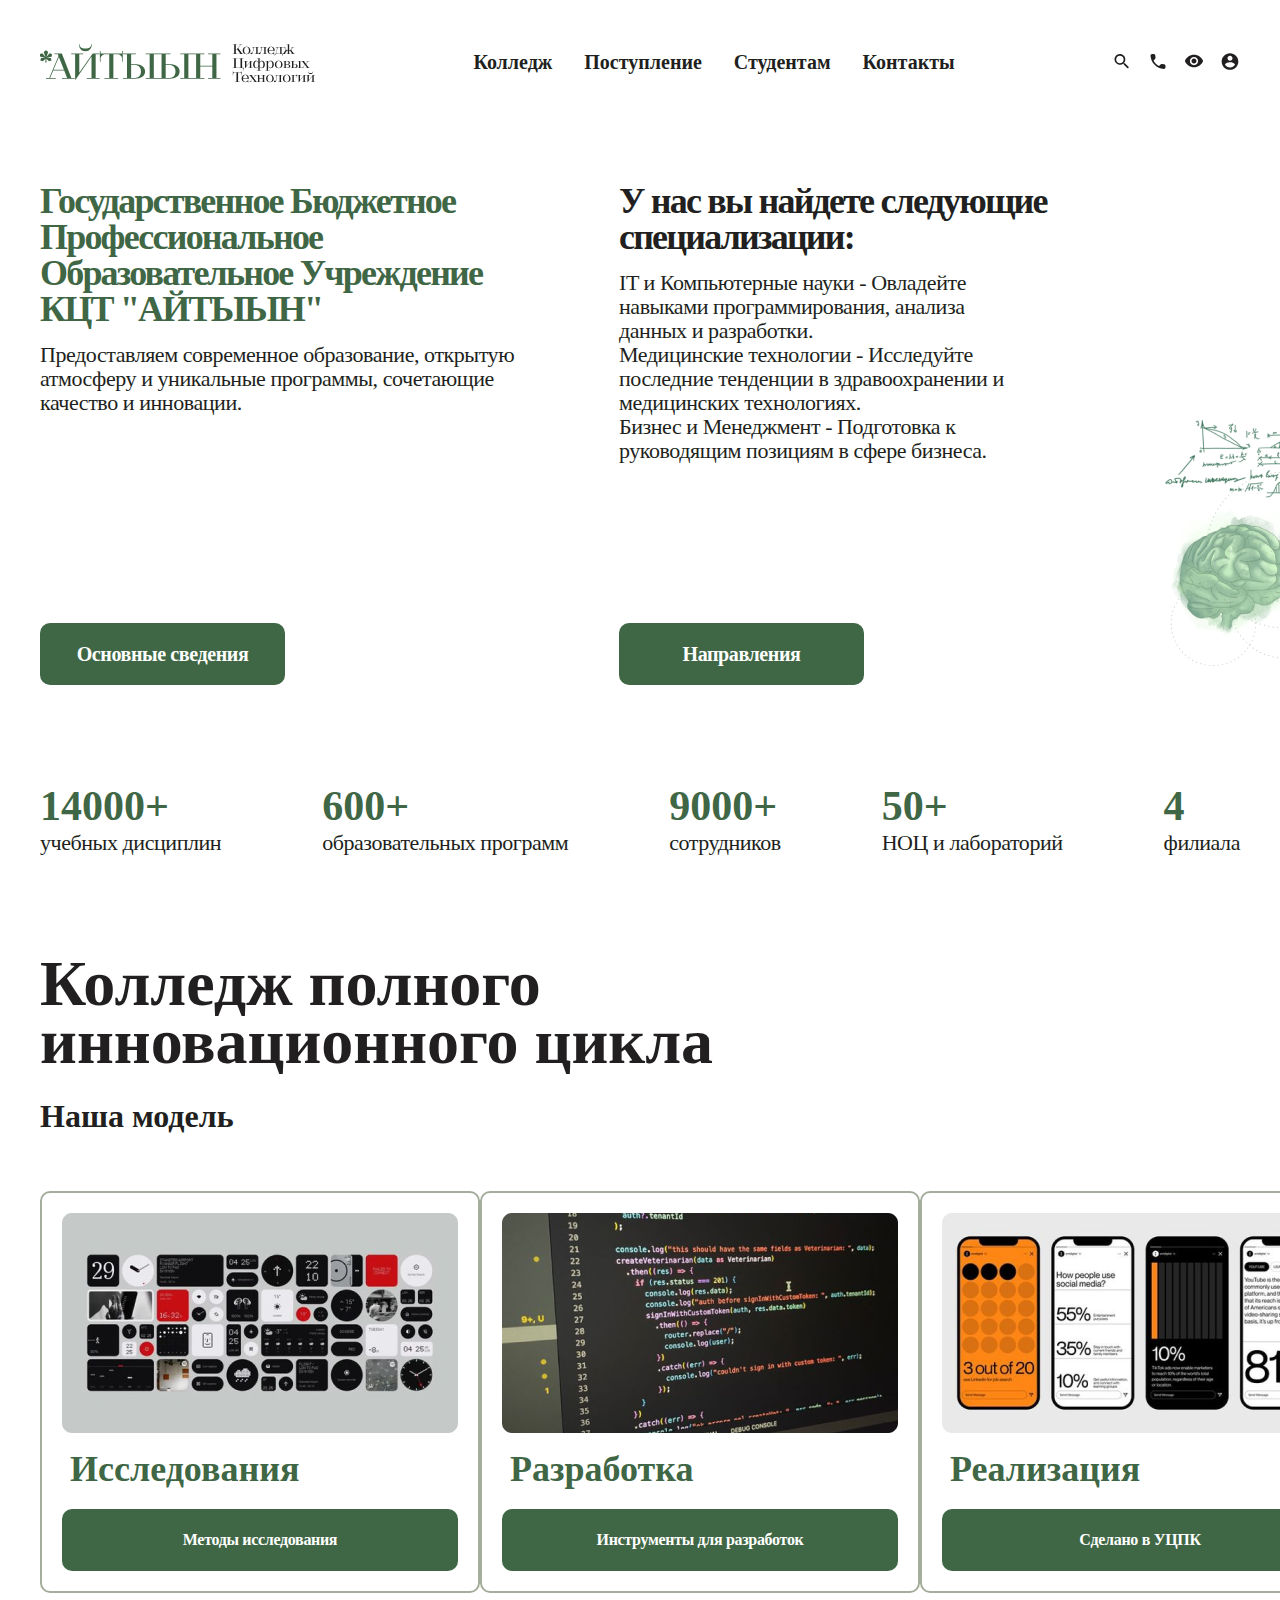
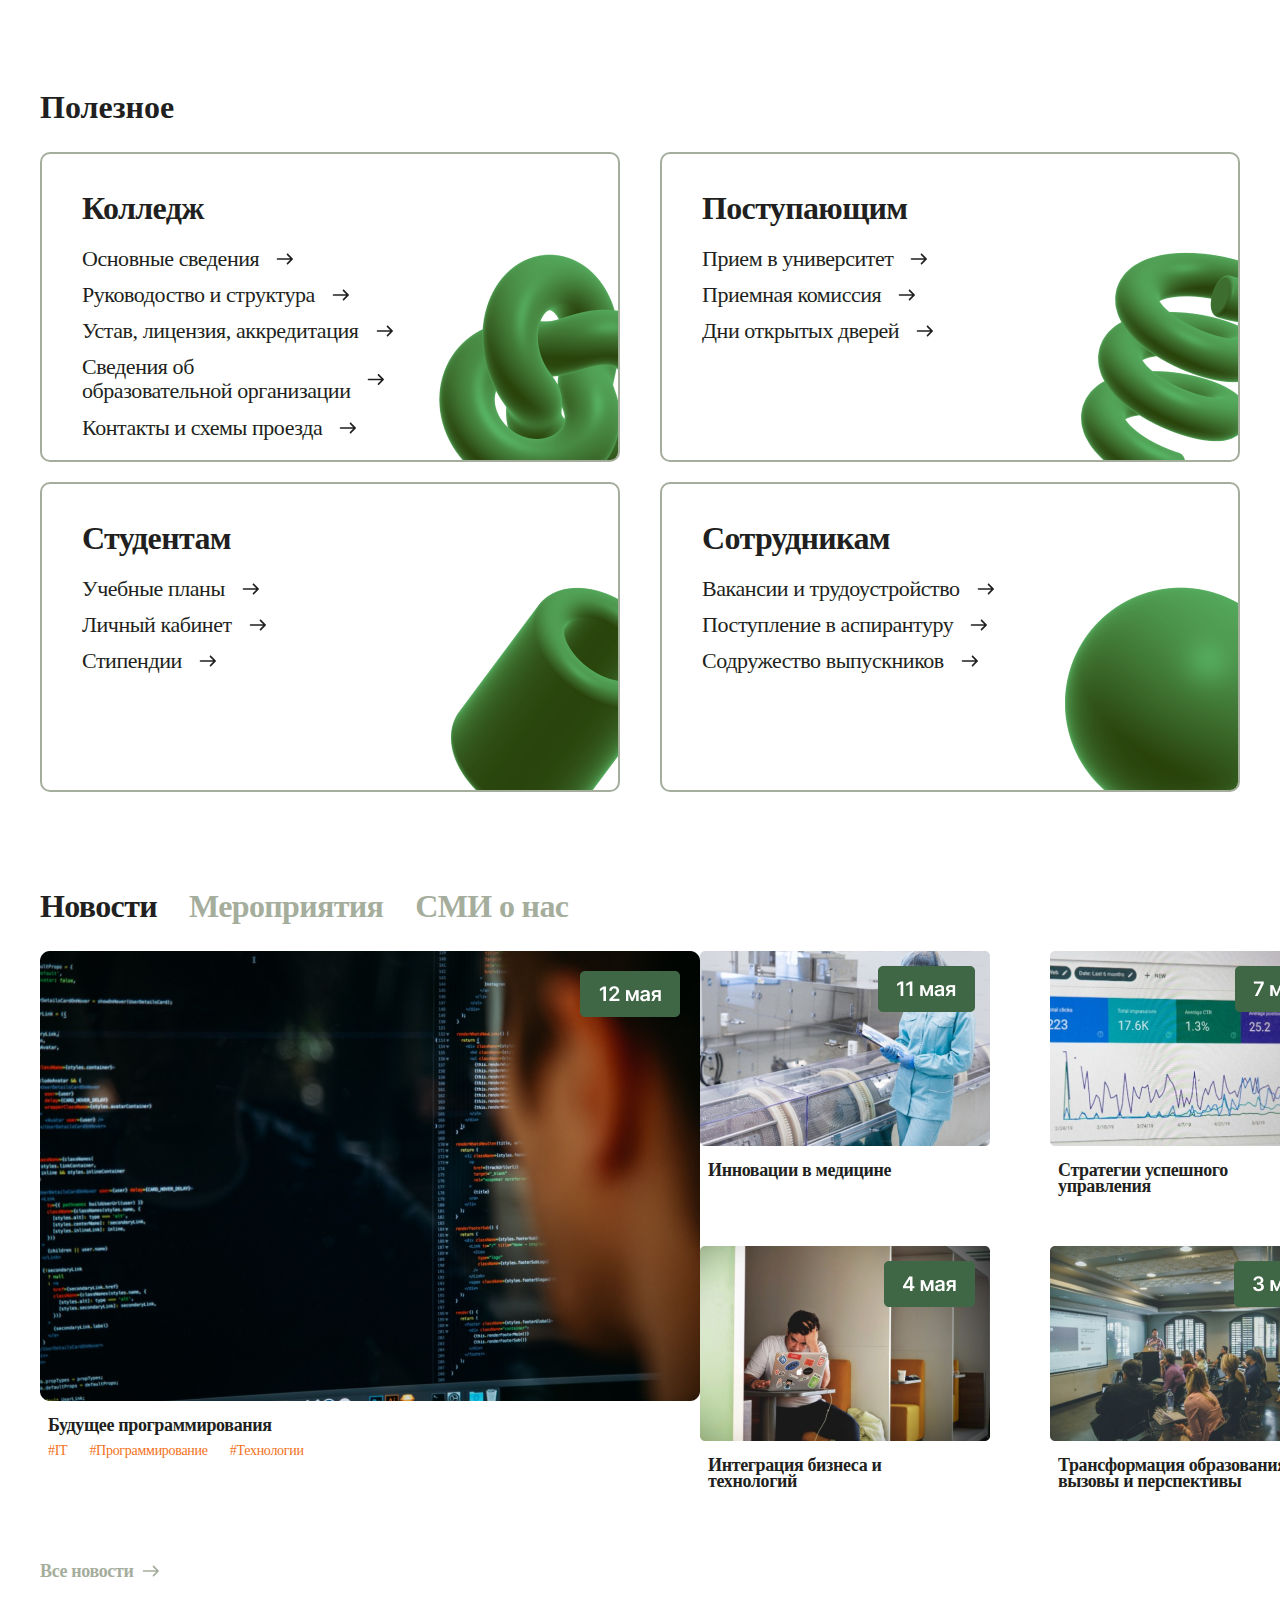
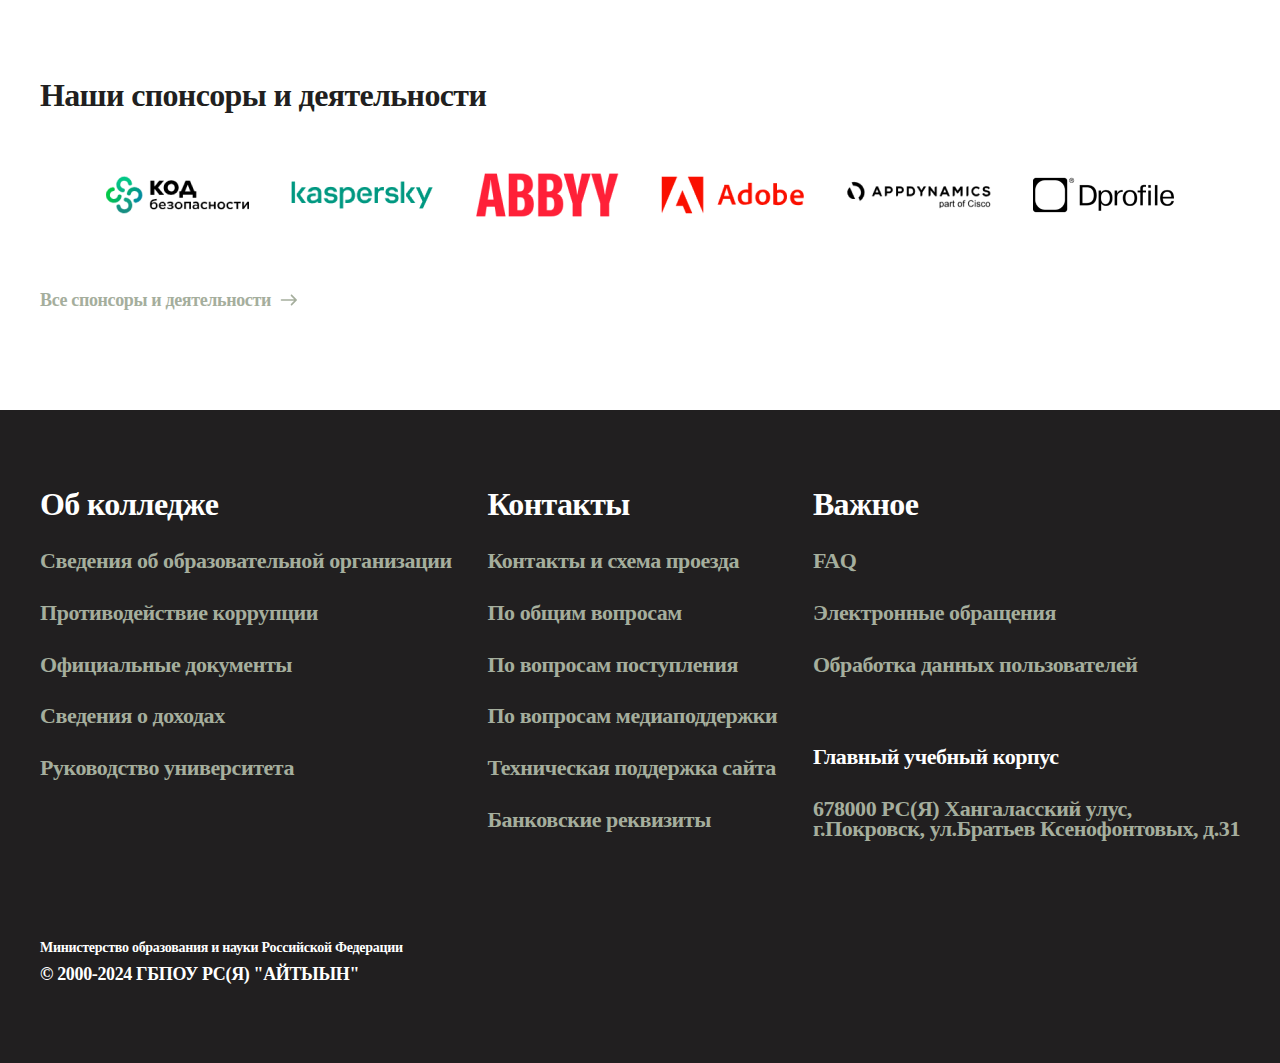
<file: index.html>
<!DOCTYPE html>
<html lang="ru">
<head>
	<meta charset="UTF-8">
	<meta name="viewport" content="width=device-width, initial-scale=1.0">
	<title>КЦТ "АЙТЫЫН"</title>
	<link rel="stylesheet" href="css/style.css">
	<link rel="shortcut icon" href="img/icon.svg">
</head>
<body>
	<div class="wrapper">
		<header class="header">
			<div class="header__container _container">
				<a href="./index.html" class="header__logo">
					<img src="img/logo.svg" alt="logo">
				</a>
				<nav class="header__nav">
					<a href="./about.html" class="header__link">Колледж</a>
					<a href="./incoming.html" class="header__link">Поступление</a>
					<a href="./student.html" class="header__link">Студентам</a>
					<a href="./contact.html" class="header__link">Контакты</a>
					<!-- <a href="#" class="header__link">Медиа</a> -->
				</nav>
				<div class="header__icons">
					<a href="#" class="header__icon">
						<img src="img/main/header-icon__search.svg" alt="search">
					</a>
					<a href="#" class="header__icon">
						<img src="img/main/header-icon__call.svg" alt="call">
					</a>
					<a href="#" class="header__icon">
						<img src="img/main/header-icon__visibility.svg" alt="visibility">
					</a>
					<a href="#" class="header__icon">
						<img src="img/main/header-icon__account-circle.svg" alt="search">
					</a>
				</div>
			</div>
		</header>
		<main class="page">
			<section class="main">
				<div class="main__container _container">
					<div class="main__info info">
						<div class="info__texts">
							<h1 class="info__title">Государственное Бюджетное Профессиональное Образовательное Учреждение КЦТ "АЙТЫЫН"</h1>
							<div class="info__text">Предоставляем современное образование, открытую атмосферу и уникальные программы, сочетающие качество и инновации.</div>
						</div>
						<a href="./about.html" class="info__button button">Основные сведения</a>
					</div>
					<div class="main__direction direction">
						<div class="direction__content">
							<div class="direction__texts">
								<h1 class="direcion__title">У нас вы найдете следующие специализации:</h1>
								<div class="direcion__text">IT и Компьютерные науки - Овладейте навыками программирования, анализа данных и разработки. <br>Медицинские технологии - Исследуйте последние тенденции в здравоохранении и медицинских технологиях. <br>Бизнес и Менеджмент - Подготовка к руководящим позициям в сфере бизнеса.</div>
							</div>
							<a href="./incoming.html" class="direcion__button button">Направления</a>
						</div>
						<div class="direcion__image">
							<img src="img/main/img.png" alt="image">
						</div>
					</div>
				</div>
			</section>
			<section class="numbers">
				<div class="numbers__container _container">
					<div class="numbers__item">
						<h3 class="numbers__number">14000+</h3>
						<div class="numbers__description">учебных дисциплин</div>
					</div>
					<div class="numbers__item">
						<h3 class="numbers__number">600+</h3>
						<div class="numbers__description">образовательных программ</div>
					</div>
					<div class="numbers__item">
						<h3 class="numbers__number">9000+</h3>
						<div class="numbers__description">сотрудников</div>
					</div>
					<div class="numbers__item">
						<h3 class="numbers__number">50+</h3>
						<div class="numbers__description">НОЦ и лабораторий</div>
					</div>
					<div class="numbers__item">
						<h3 class="numbers__number">4</h3>
						<div class="numbers__description">филиала</div>
					</div>
				</div>
			</section>
			<section class="model">
				<div class="model__container _container">
					<div class="model__texts">
						<h2 class="model__title">Колледж полного
							инновационного цикла</h2>
						<h4 class="model__text">Наша модель</h4>
					</div>
					<div class="model__items">
						<div class="model__item">
							<img class="model_img" src="img/model/1.jpg" alt="image1">
							<div class="model__description">Исследования</div>
							<a href="#" class="direction__button button">Методы исследования</a>
						</div>
						<div class="model__item">
							<img class="model_img" src="img/model/2.jpg" alt="image1">
							<div class="model__description">Разработка</div>
							<a href="#" class="direction__button button">Инструменты для разработок</a>
						</div>
						<div class="model__item">
							<img class="model_img" src="img/model/3.jpg" alt="image1">
							<div class="model__description">Реализация</div>
							<a href="#" class="direction__button button">Сделано в УЦПК</a>
						</div>
					</div>
				</div>
			</section>
			<section class="navigation">
				<div class="navigation__container _container">
					<h4 class="navigation__title">Полезное</h4>
					<div class="navigation__items">
						<div class="navigation__item">
							<div class="navigation__block">
								<a href="#" class="navigation__subtitle">Колледж</a>
								<div class="navigation__link">
									<a href="#" class="navigation__text">Основные сведения</a>
									<img src="./img/navigation/link-east.svg" alt="link-east" class="navigation__icon">
								</div>
								<div class="navigation__link">
									<a href="#" class="navigation__text">Руководоство и структура</a>
									<img src="./img/navigation/link-east.svg" alt="link-east" class="navigation__icon">
								</div>
								<div class="navigation__link">
									<a href="#" class="navigation__text">Устав, лицензия, аккредитация</a>
									<img src="./img/navigation/link-east.svg" alt="link-east" class="navigation__icon">
								</div>
								<div class="navigation__link">
									<a href="#" class="navigation__text">Сведения об<br> образовательной организации</a>
									<img src="./img/navigation/link-east.svg" alt="link-east" class="navigation__icon">
								</div>
								<div class="navigation__link">
									<a href="#" class="navigation__text">Контакты и схемы проезда</a>
									<img src="./img/navigation/link-east.svg" alt="link-east" class="navigation__icon">
								</div>
							</div>
							<div class="navigation__imagescale">
								<img src="./img/navigation/1.png" alt="shape1" class="navigation__image">
							</div>
						</div>

						<div class="navigation__item">
							<div class="navigation__block">
								<a href="#" class="navigation__subtitle">Поступающим</a>
								<div class="navigation__link">
									<a href="#" class="navigation__text">Прием в университет</a>
									<img src="./img/navigation/link-east.svg" alt="link-east" class="navigation__icon">
								</div>
								<div class="navigation__link">
									<a href="#" class="navigation__text">Приемная комиссия</a>
									<img src="./img/navigation/link-east.svg" alt="link-east" class="navigation__icon">
								</div>
								<div class="navigation__link">
									<a href="#" class="navigation__text">Дни открытых дверей</a>
									<img src="./img/navigation/link-east.svg" alt="link-east" class="navigation__icon">
								</div>
							</div>
							<div class="navigation__imagescale">
								<img src="./img/navigation/2.png" alt="shape2" class="navigation__image">
							</div>
						</div>

						<div class="navigation__item">
							<div class="navigation__block">
								<a href="#" class="navigation__subtitle">Студентам</a>
								<div class="navigation__link">
									<a href="#" class="navigation__text">Учебные планы</a>
									<img src="./img/navigation/link-east.svg" alt="link-east" class="navigation__icon">
								</div>
								<div class="navigation__link">
									<a href="#" class="navigation__text">Личный кабинет</a>
									<img src="./img/navigation/link-east.svg" alt="link-east" class="navigation__icon">
								</div>
								<div class="navigation__link">
									<a href="#" class="navigation__text">Стипендии</a>
									<img src="./img/navigation/link-east.svg" alt="link-east" class="navigation__icon">
								</div>
							</div>
							<div class="navigation__imagescale">
								<img src="./img/navigation/3.png" alt="shape3" class="navigation__image">
							</div>
						</div>
						
						<div class="navigation__item">
							<div class="navigation__block">
								<a href="#" class="navigation__subtitle">Сотрудникам</a>
								<div class="navigation__link">
									<a href="#" class="navigation__text">Вакансии и трудоустройство</a>
									<img src="./img/navigation/link-east.svg" alt="link-east" class="navigation__icon">
								</div>
								<div class="navigation__link">
									<a href="#" class="navigation__text">Поступление в аспирантуру</a>
									<img src="./img/navigation/link-east.svg" alt="link-east" class="navigation__icon">
								</div>
								<div class="navigation__link">
									<a href="#" class="navigation__text">Содружество выпускников</a>
									<img src="./img/navigation/link-east.svg" alt="link-east" class="navigation__icon">
								</div>
							</div>
							<div class="navigation__imagescale">
								<img src="./img/navigation/4.png" alt="shape4" class="navigation__image">
							</div>
						</div>
					</div>
				</div>
			</section>
			<section class="news">
				<div class="news__container _container">
					<div class="news__top">
						<a href="#" class="news__title news__actived">Новости</a>
						<a href="#" class="news__title">Мероприятия</a>
						<a href="#" class="news__title">СМИ о нас</a>
					</div>
					<div class="news__all">
						<div class="news__post">
							<div class="news__post-image">
								<a href="#">
									<img src="./img/news/news1.jpg" alt="news1">
								</a>
							</div>
							<div class="news__subtitle">Будущее программирования</div>
							<div class="news__tags">
								<a href="#">#IT</a>
								<a href="#">#Программирование</a>
								<a href="#">#Технологии</a>
							</div>
						</div>
						<div class="news__posts">
							<div class="news__item">
								<div class="news__post-image">
									<a href="#">
										<img src="./img/news/news2.jpg" alt="news2">
									</a>
								</div>
								<div class="news__subtitle">Инновации в медицине</div>
							</div>

							<div class="news__item">
								<div class="news__post-image">
									<a href="#">
										<img src="./img/news/news3.jpg" alt="news3">
									</a>
								</div>
								<div class="news__subtitle">Стратегии успешного<br> управления</div>
							</div>

							<div class="news__item">
								<div class="news__post-image">
									<a href="#">
										<img src="./img/news/news4.jpg" alt="news4">
									</a>
								</div>
								<div class="news__subtitle">Интеграция бизнеса и<br> технологий</div>
							</div>

							<div class="news__item">
								<div class="news__post-image">
									<a href="#">
										<img src="./img/news/news5.jpg" alt="news5">
									</a>
								</div>
								<div class="news__subtitle">Трансформация образования<br> вызовы и перспективы</div>
							</div>
						</div>
					</div>
					<div class="news__more">
						<a>Все новости</a>
						<img src="./img/news/icon-east.svg" alt="icon-east" class="news__icon"></img>
					</div>
				</div>
			</section>
			<section class="partner">
				<div class="partner__container _container">
					<div class="partner__top">
						<a href="#" class="news__actived">Наши спонсоры и деятельности</a>
					</div>
					<div class="partner__images">
						<div class="partner__item"><img src="./img/partner/partner1.png" alt=""></div>
						<div class="partner__item"><img src="./img/partner/partner2.png" alt=""></div>
						<div class="partner__item"><img src="./img/partner/partner3.png" alt=""></div>
						<div class="partner__item"><img src="./img/partner/partner4.png" alt=""></div>
						<div class="partner__item"><img src="./img/partner/partner5.png" alt=""></div>
						<div class="partner__item"><img src="./img/partner/partner6.png" alt=""></div>
					</div>
					<div class="news__more">
						<a>Все спонсоры и деятельности</a>
						<img src="./img/news/icon-east.svg" alt="icon-east" class="news__icon"></img>
					</div>
				</div>
			</section>
		</main>
		<footer class="footer">
			<div class="footer__container _container">
				<div class="footer__block">
					<div class="footer__item">
						<div class="footer__title">Об колледже</div>
						<div class="footer__description">
							<a href="#">Сведения об образовательной организации</a>
							<a href="#">Противодействие коррупции</a>
							<a href="#">Официальные документы</a>
							<a href="#">Сведения о доходах</a>
							<a href="#">Руководство университета</a>
						</div>
					</div>
					<div class="footer__item">
						<div class="footer__title">Контакты</div>
						<div class="footer__description">
							<a href="#">Контакты и схема проезда</a>
							<a href="#">По общим вопросам</a>
							<a href="#">По вопросам поступления</a>
							<a href="#">По вопросам медиаподдержки</a>
							<a href="#">Техническая поддержка сайта</a>
							<a href="#">Банковские реквизиты</a>
						</div>
					</div>
					<div class="footer__item">
						<div class="footer__subitem">
							<div class="footer__title">Важное</div>
							<div class="footer__description">
								<a href="#">FAQ</a>
								<a href="#">Электронные обращения</a>
								<a href="#">Обработка данных пользователей</a>
							</div>
						</div>
						<div class="footer__subitem">
							<div class="footer__subtitle">Главный учебный корпус</div>
							<div class="footer__description">678000 РС(Я) Хангаласский улус,<br> г.Покровск, ул.Братьев Ксенофонтовых, д.31</div>
						</div>
					</div>
				</div>
				<div class="footer__root">
					<div class="footer__text">Министерство образования и науки Российской Федерации</div>
					<div class="footer__text-root">© 2000-2024 ГБПОУ РС(Я) "АЙТЫЫН"</div>
				</div>
			</div>
		</footer>
	</div>
</body>
</html>
</file>
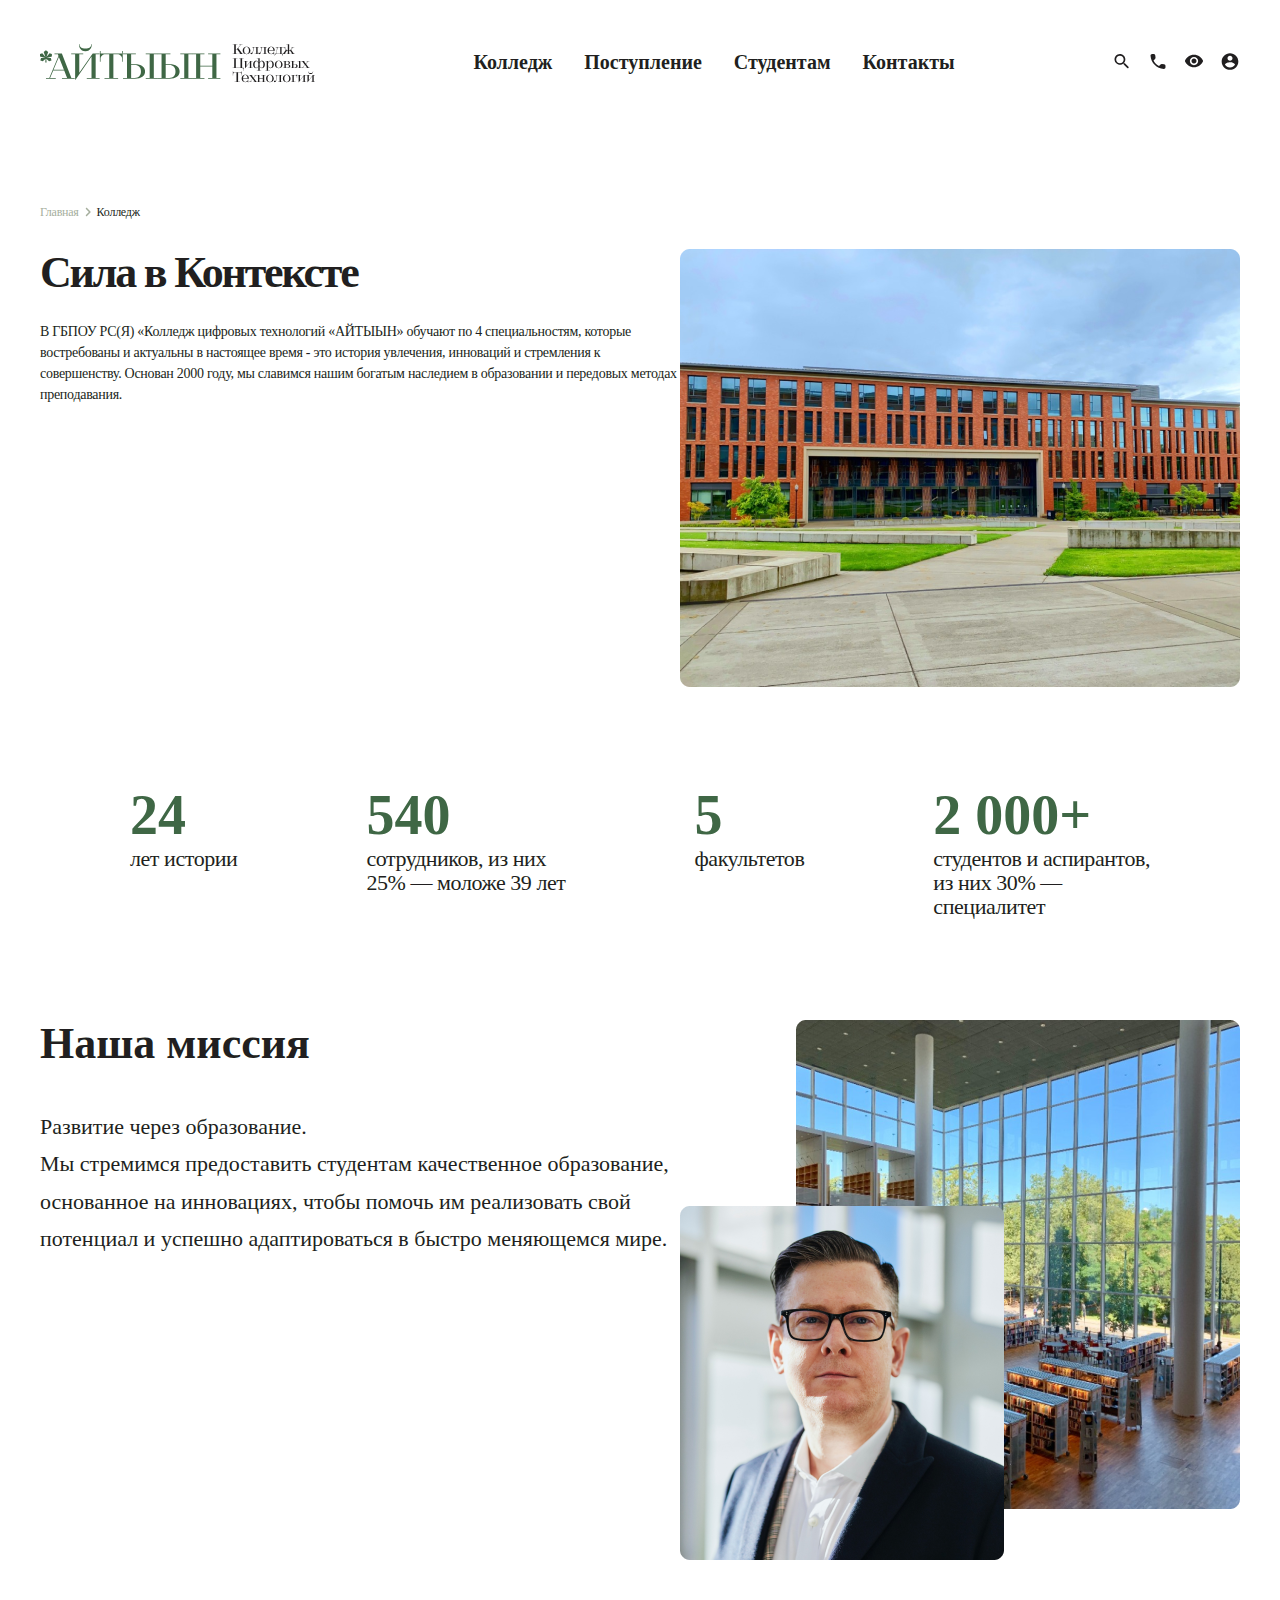
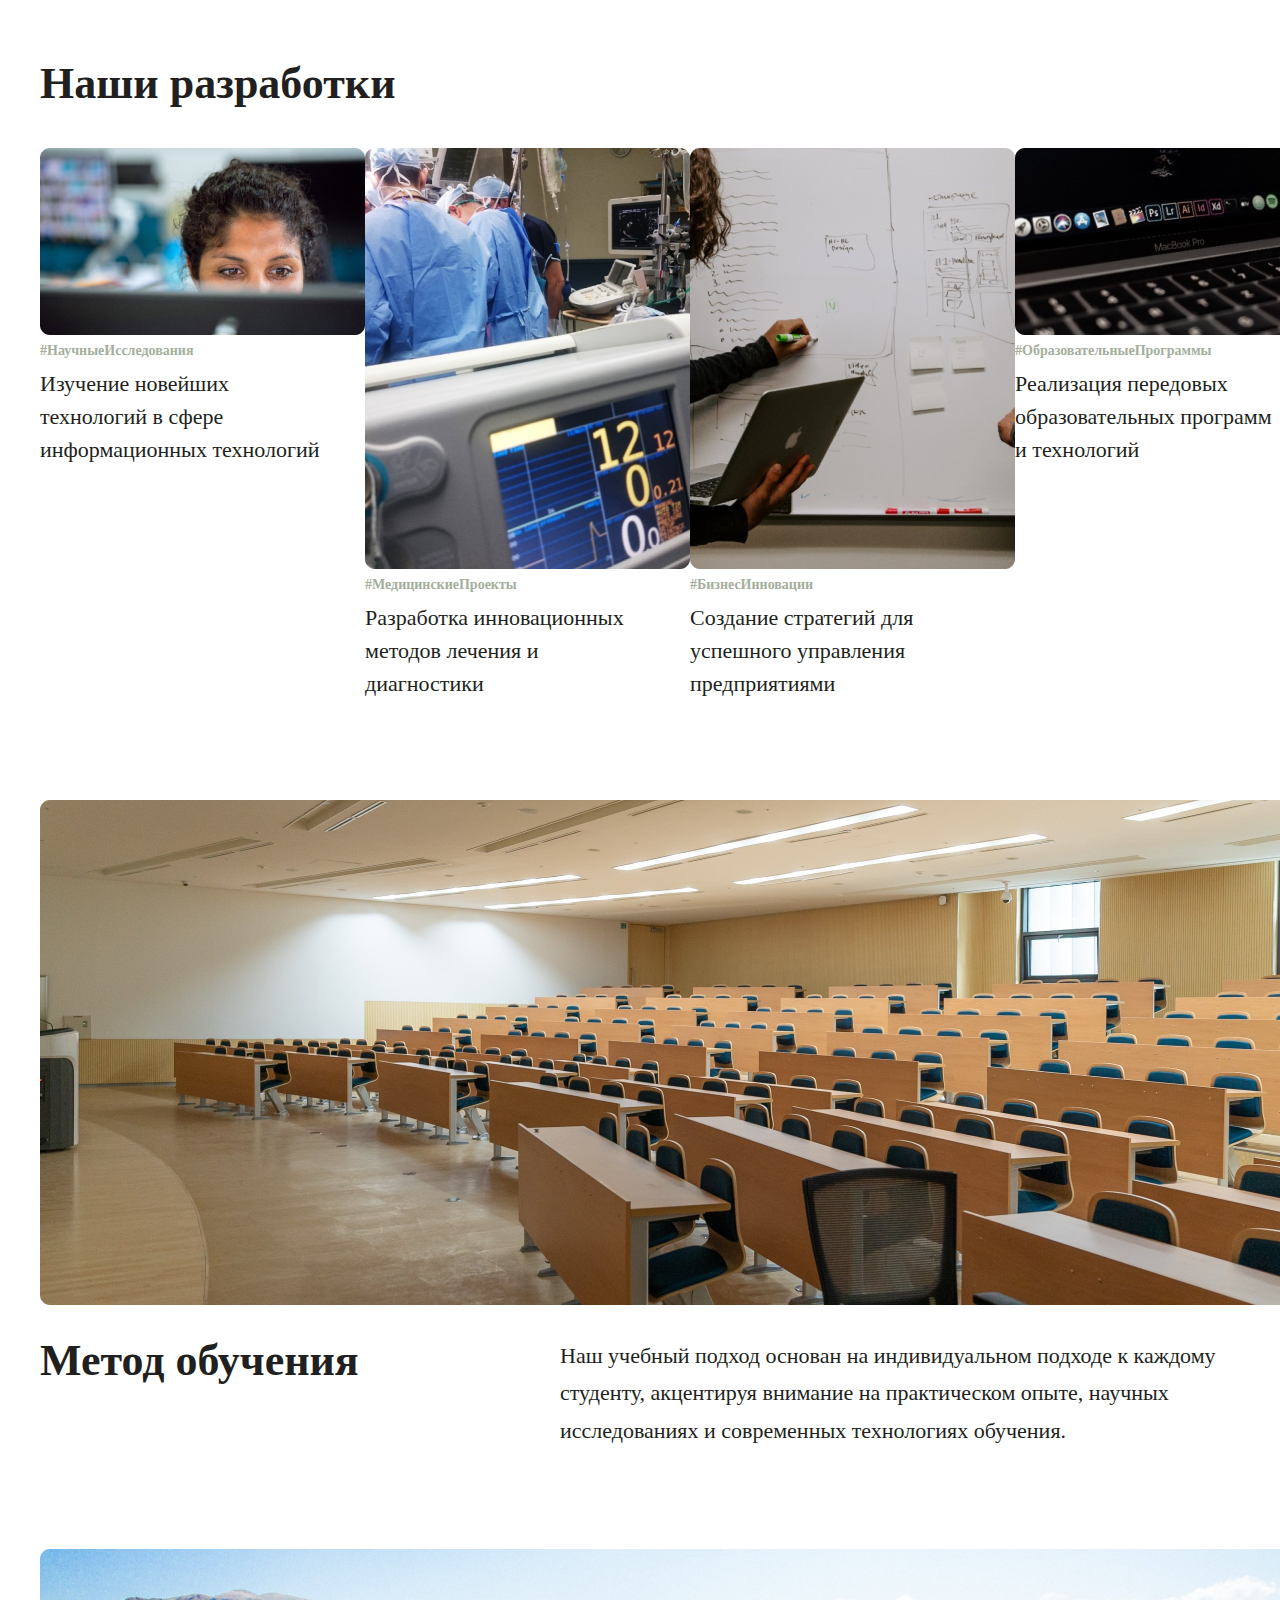
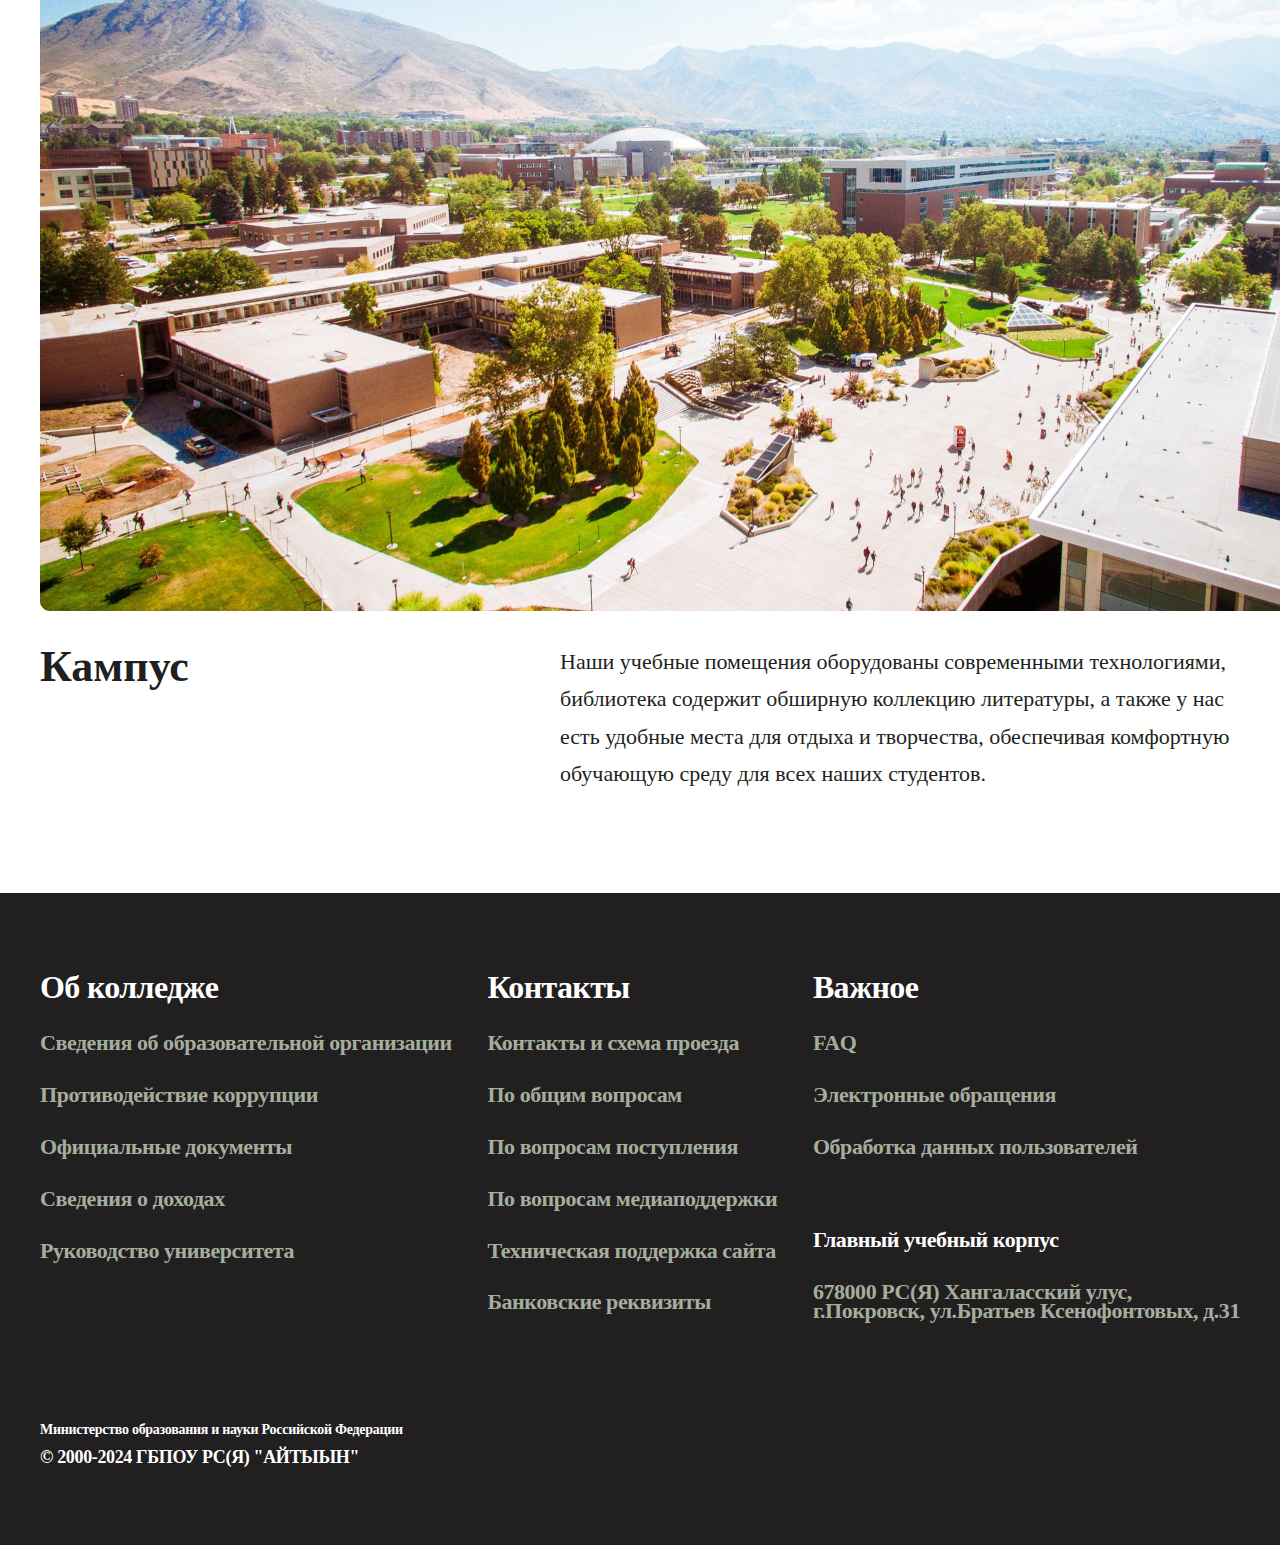
<file: about.html>
<!DOCTYPE html>
<html lang="ru">
<head>
    <meta charset="UTF-8">
    <meta name="viewport" content="width=device-width, initial-scale=1.0">
    <title>КЦТ "АЙТЫЫН"</title>
    <link rel="stylesheet" href="css/style.css">
	<link rel="shortcut icon" href="img/icon.svg">
</head>
<body>
    <div class="wrapper">
		<header class="header">
			<div class="header__container _container">
				<a href="./index.html" class="header__logo">
					<img src="img/logo.svg" alt="logo">
				</a>
				<nav class="header__nav">
					<a href="./about.html" class="header__link">Колледж</a>
					<a href="./incoming.html" class="header__link">Поступление</a>
					<a href="./student.html" class="header__link">Студентам</a>
					<a href="./contact.html" class="header__link">Контакты</a>
					<!-- <a href="#" class="header__link">Медиа</a> -->
				</nav>
				<div class="header__icons">
					<a href="#" class="header__icon">
						<img src="img/main/header-icon__search.svg" alt="search">
					</a>
					<a href="#" class="header__icon">
						<img src="img/main/header-icon__call.svg" alt="call">
					</a>
					<a href="#" class="header__icon">
						<img src="img/main/header-icon__visibility.svg" alt="visibility">
					</a>
					<a href="#" class="header__icon">
						<img src="img/main/header-icon__account-circle.svg" alt="search">
					</a>
				</div>
			</div>
		</header>
		<main class="page">
			<section class="two">
				<div class="two__container _container">
					<div class="two__hleb">
						<a href="./index.html">Главная</a><img src="./img/about/two/two-hleb__chevron-right.svg" alt="hleb.svg"><p>Колледж</p>
					</div>
					<div class="two__content">
						<div class="two__text">
							<div class="two__title">Сила в Контексте</div>
							<div class="two__description">В ГБПОУ РС(Я) «Колледж цифровых технологий «АЙТЫЫН» обучают по 4 специальностям, которые востребованы и актуальны в настоящее время - это история увлечения, инноваций и стремления к совершенству. Основан 2000 году, мы славимся нашим богатым наследием в образовании и передовых методах преподавания.</div>
						</div>
						<div class="two__image">
							<img src="./img/about/two/img.png" alt="img1">
						</div>
					</div>
				</div>
			</section>
            <section class="number">
				<div class="number__container _container">
					<div class="number__items">
						<div class="number__item">
							<div class="number__title">24</div>
							<div class="number__text">лет истории</div>
						</div>
						<div class="number__item">
							<div class="number__title">540</div>
							<div class="number__text">сотрудников, из них<br> 25% — моложе 39 лет </div>
						</div>
						<div class="number__item">
							<div class="number__title">5</div>
							<div class="number__text">факультетов</div>
						</div>
						<div class="number__item">
							<div class="number__title">2 000+</div>
							<div class="number__text">студентов и аспирантов,<br> из них 30% —<br> специалитет</div>
						</div>
					</div>
				</div>
			</section>
            <section class="mission">
				<div class="mission__container _container">
					<div class="mission__text">
						<div class="mission__title">Наша миссия</div>
						<div class="mission__description">Развитие через образование. <br>Мы стремимся предоставить студентам качественное образование, основанное на инновациях, чтобы помочь им реализовать свой потенциал и успешно адаптироваться в быстро меняющемся мире.</div>
					</div>
					<div class="mission__image">
						<img src="./img/about/mission/image.png" alt="image2">
					</div>
				</div>
			</section>
            <section class="works">
				<div class="works__container _container">
					<div class="works__title">Наши разработки</div>
					<div class="works__items">
						<div class="works__item">
							<div class="works__image">
								<a href="">
									<img src="./img/about/works/1.jpg" alt="image1">
								</a>
								<div class="works__tag">#НаучныеИсследования</div>
							</div>
							<a href="#" class="works__link">Изучение новейших<br> технологий в сфере<br> информационных технологий</a>
						</div>
						<div class="works__item">
							<div class="works__image">
								<a href="">
									<img src="./img/about/works/2.jpg" alt="image2">
								</a>
								<div class="works__tag">#МедицинскиеПроекты</div>
							</div>
							<a href="#" class="works__link">Разработка инновационных<br> методов лечения и<br> диагностики</a>
						</div>
						<div class="works__item">
							<div class="works__image">
								<a href="">
									<img src="./img/about/works/3.jpg" alt="image3">
								</a>
								<div class="works__tag">#БизнесИнновации</div>
							</div>
							<a href="#" class="works__link">Создание стратегий для<br> успешного управления<br> предприятиями</a>
						</div>
						<div class="works__item">
							<div class="works__image">
								<a href="">
									<img src="./img/about/works/4.jpg" alt="image1">
								</a>
								<div class="works__tag">#ОбразовательныеПрограммы</div>
							</div>
							<a href="#" class="works__link">Реализация передовых<br> образовательных программ<br> и технологий</a>
						</div>
					</div>
				</div>
			</section>
            <section class="method">
				<div class="method__container _container">
					<div class="method__image">
						<img src="./img/about/method/img.png" alt="img3">
					</div>
					<div class="method__text">
						<div class="method__title">Метод обучения</div>
						<div class="method__description">Наш учебный подход основан на индивидуальном подходе к каждому студенту, акцентируя внимание на практическом опыте, научных исследованиях и современных технологиях обучения.</div>
					</div>
				</div>
			</section>
            <section class="capmus">
				<div class="capmus__container _container">
					<div class="method__image">
						<img src="./img/about/campus/img.png" alt="img4">
					</div>
					<div class="method__text">
						<div class="method__title">Кампус</div>
						<div class="method__description">Наши учебные помещения оборудованы современными технологиями, библиотека содержит обширную коллекцию литературы, а также у нас есть удобные места для отдыха и творчества, обеспечивая комфортную обучающую среду для всех наших студентов.</div>
					</div>
				</div>
			</section>
		</main>
		<footer class="footer">
			<div class="footer__container _container">
				<div class="footer__block">
					<div class="footer__item">
						<div class="footer__title">Об колледже</div>
						<div class="footer__description">
							<a href="#">Сведения об образовательной организации</a>
							<a href="#">Противодействие коррупции</a>
							<a href="#">Официальные документы</a>
							<a href="#">Сведения о доходах</a>
							<a href="#">Руководство университета</a>
						</div>
					</div>
					<div class="footer__item">
						<div class="footer__title">Контакты</div>
						<div class="footer__description">
							<a href="#">Контакты и схема проезда</a>
							<a href="#">По общим вопросам</a>
							<a href="#">По вопросам поступления</a>
							<a href="#">По вопросам медиаподдержки</a>
							<a href="#">Техническая поддержка сайта</a>
							<a href="#">Банковские реквизиты</a>
						</div>
					</div>
					<div class="footer__item">
						<div class="footer__subitem">
							<div class="footer__title">Важное</div>
							<div class="footer__description">
								<a href="#">FAQ</a>
								<a href="#">Электронные обращения</a>
								<a href="#">Обработка данных пользователей</a>
							</div>
						</div>
						<div class="footer__subitem">
							<div class="footer__subtitle">Главный учебный корпус</div>
							<div class="footer__description">678000 РС(Я) Хангаласский улус,<br> г.Покровск, ул.Братьев Ксенофонтовых, д.31</div>
						</div>
					</div>
				</div>
				<div class="footer__root">
					<div class="footer__text">Министерство образования и науки Российской Федерации</div>
					<div class="footer__text-root">© 2000-2024 ГБПОУ РС(Я) "АЙТЫЫН"</div>
				</div>
			</div>
		</footer>
	</div>
</body>
</html>
</file>
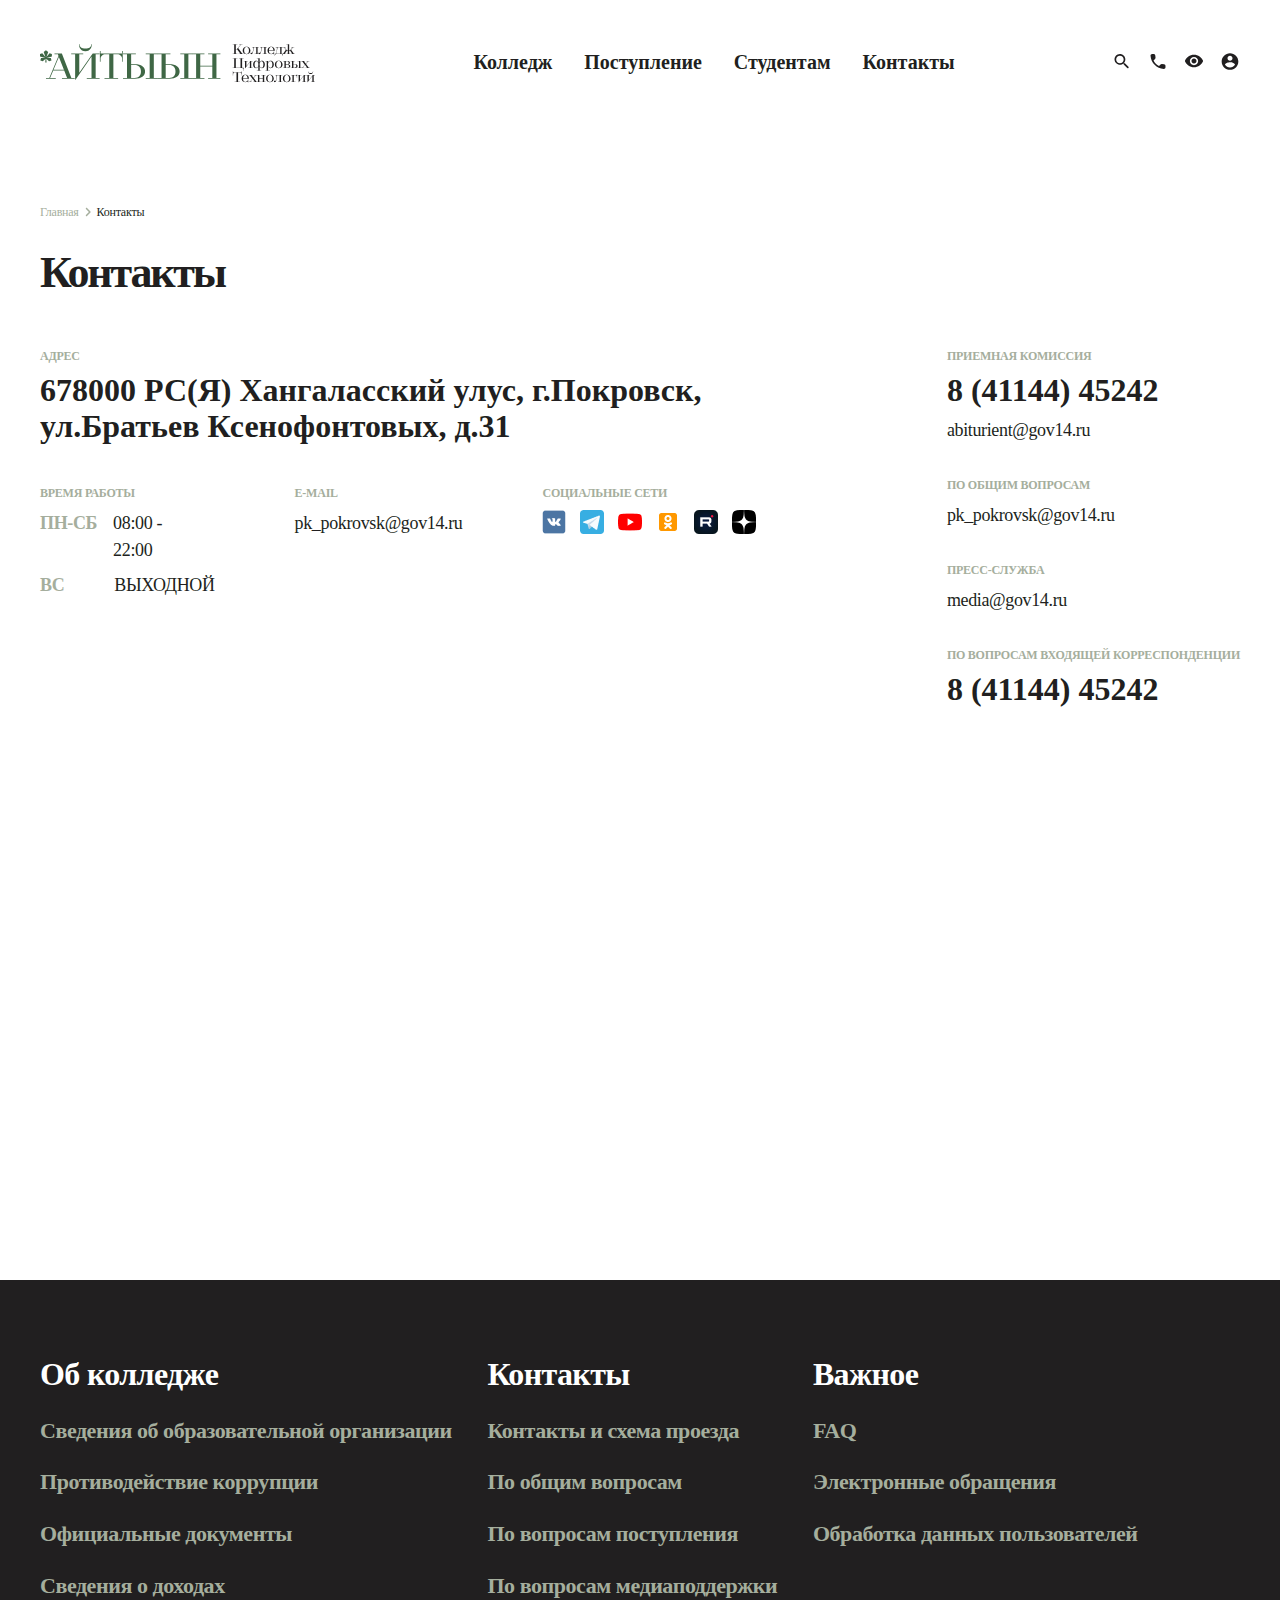
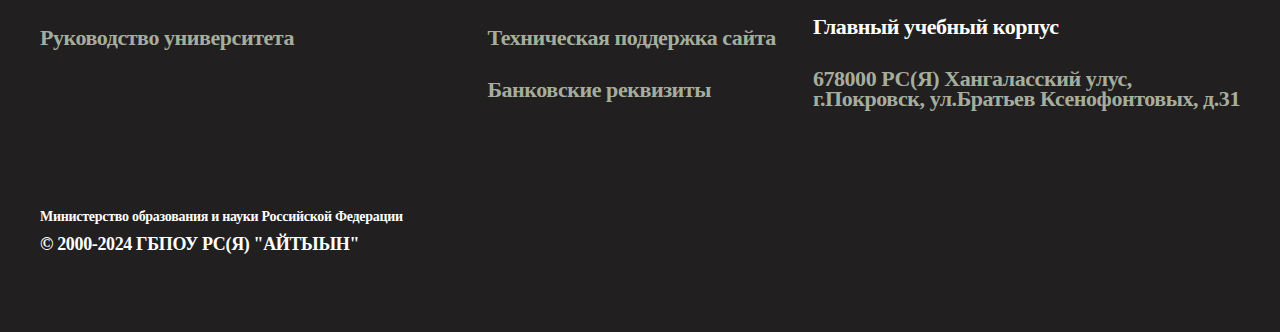
<file: contact.html>
<!DOCTYPE html>
<html lang="ru">
<head>
    <meta charset="UTF-8">
    <meta name="viewport" content="width=device-width, initial-scale=1.0">
    <title>КЦТ "АЙТЫЫН"</title>
    <link rel="stylesheet" href="css/style.css">
	<link rel="shortcut icon" href="img/icon.svg">
</head>
<body>
    <div class="wrapper">
		<header class="header">
			<div class="header__container _container">
				<a href="./index.html" class="header__logo">
					<img src="img/logo.svg" alt="logo">
				</a>
				<nav class="header__nav">
					<a href="./about.html" class="header__link">Колледж</a>
					<a href="./incoming.html" class="header__link">Поступление</a>
					<a href="./student.html" class="header__link">Студентам</a>
					<a href="./contact.html" class="header__link">Контакты</a>
					<!-- <a href="#" class="header__link">Медиа</a> -->
				</nav>
				<div class="header__icons">
					<a href="#" class="header__icon">
						<img src="img/main/header-icon__search.svg" alt="search">
					</a>
					<a href="#" class="header__icon">
						<img src="img/main/header-icon__call.svg" alt="call">
					</a>
					<a href="#" class="header__icon">
						<img src="img/main/header-icon__visibility.svg" alt="visibility">
					</a>
					<a href="#" class="header__icon">
						<img src="img/main/header-icon__account-circle.svg" alt="search">
					</a>
				</div>
			</div>
		</header>
		<main class="page">
			<section class="three">
				<div class="three__container _container">
					<div class="three__hleb">
						<div class="two__hleb">
							<a href="./index.html">Главная</a><img src="./img/about/two/two-hleb__chevron-right.svg" alt="hleb.svg"><p>Контакты</p>
						</div>
						<div class="three__title">
							<div class="two__title">Контакты</div>
						</div>
					</div>
					<div class="three__content">
						<div class="three__info">
							<div class="three__adress">
								<div class="three__subtitle">Адрес</div>
								<div class="three__adress-text">678000 РС(Я) Хангаласский улус, г.Покровск,<br> ул.Братьев Ксенофонтовых, д.31</div>
							</div>
							<div class="three__info-more">
								<div class="three__timework">
									<div class="three__subtitle">Время работы</div>
									<div class="three__daily">
										<div class="three__daily-subtext">ПН-СБ</div>
										<div class="three__daily-text">08:00 -<br> 22:00</div>
									</div>
									<div class="three__weekend">
										<div class="three__daily-subtext">ВС</div>
										<div class="three__daily-text">Выходной</div>
									</div>
								</div>
								<div class="three__email">
									<div class="three__subtitle">E-mail</div>
									<a href class="three__email-text">pk_pokrovsk@gov14.ru</a>
								</div>
								<div class="three__social">
									<div class="three__subtitle">Социальные сети</div>
									<div class="three__icons">
										<div class="three__icon-1">
											<a href="#">
												<img src="./img/contacts/three/social-icon-1.png" alt="social1">
											</a>
										</div>
										<div class="three__icon-2">
											<a href="#">
												<img src="./img/contacts/three/social-icon-2.png" alt="social2">
											</a>
										</div>
										<div class="three__icon-3">
											<a href="#">
												<img src="./img/contacts/three/social-icon-3.png" alt="social3">
											</a>
										</div>
										<div class="three__icon-4">
											<a href="#">
												<img src="./img/contacts/three/social-icon-4.png" alt="social4">
											</a>
										</div>
										<div class="three__icon-5">
											<a href="#">
												<img src="./img/contacts/three/social-icon-5.png" alt="social5">
											</a>
										</div>
										<div class="three__icon-6">
											<a href="#">
												<img src="./img/contacts/three/social-icon-6.png" alt="social6">
											</a>
										</div>
									</div>
								</div>
							</div>
						</div>
						<div class="three__fax">
							<div class="three__commission-phone">
								<div class="three__subtitle">Приемная комиссия</div>
								<a href="#" class="three__adress-text">8 (41144) 45242</a>
								<a href="#" class="three__email-text">abiturient@gov14.ru</a>
							</div>
							<div class="three__faq">
								<div class="three__subtitle">По общим вопросам</div>
								<a href="#" class="three__email-text">pk_pokrovsk@gov14.ru</a>
							</div>
							<div class="three__media">
								<div class="three__subtitle">Пресс-служба</div>
								<a href="#" class="three__email-text">media@gov14.ru</a>
							</div>
							<div class="three__media-phone">
								<div class="three__subtitle">По вопросам входящей корреспонденции</div>
								<a href="#" class="three__adress-text">8 (41144) 45242</a>
							</div>
						</div>
					</div>
					<div class="three__map">
						<!-- <img src="./img/contacts/map/map.png" alt="map"> -->
						<iframe src="https://www.google.com/maps/embed?pb=!1m18!1m12!1m3!1d1904.873486690837!2d129.1451301774527!3d61.48207723688303!2m3!1f0!2f0!3f0!3m2!1i1024!2i768!4f13.1!3m3!1m2!1s0x5c0831a49728e1f7%3A0x6d944f7187cf044!2z0J_QvtC60YDQvtCy0YHQutC40Lkg0LrQvtC70LvQtdC00LY!5e0!3m2!1sru!2sfr!4v1714380417306!5m2!1sru!2sfr" width="1360" height="420" style="border:0;" allowfullscreen="" loading="fast" referrerpolicy="no-referrer-when-downgrade"></iframe>
					</div>
				</div>
			</section>
		</main>
		<footer class="footer">
			<div class="footer__container _container">
				<div class="footer__block">
					<div class="footer__item">
						<div class="footer__title">Об колледже</div>
						<div class="footer__description">
							<a href="#">Сведения об образовательной организации</a>
							<a href="#">Противодействие коррупции</a>
							<a href="#">Официальные документы</a>
							<a href="#">Сведения о доходах</a>
							<a href="#">Руководство университета</a>
						</div>
					</div>
					<div class="footer__item">
						<div class="footer__title">Контакты</div>
						<div class="footer__description">
							<a href="#">Контакты и схема проезда</a>
							<a href="#">По общим вопросам</a>
							<a href="#">По вопросам поступления</a>
							<a href="#">По вопросам медиаподдержки</a>
							<a href="#">Техническая поддержка сайта</a>
							<a href="#">Банковские реквизиты</a>
						</div>
					</div>
					<div class="footer__item">
						<div class="footer__subitem">
							<div class="footer__title">Важное</div>
							<div class="footer__description">
								<a href="#">FAQ</a>
								<a href="#">Электронные обращения</a>
								<a href="#">Обработка данных пользователей</a>
							</div>
						</div>
						<div class="footer__subitem">
							<div class="footer__subtitle">Главный учебный корпус</div>
							<div class="footer__description">678000 РС(Я) Хангаласский улус,<br> г.Покровск, ул.Братьев Ксенофонтовых, д.31</div>
						</div>
					</div>
				</div>
				<div class="footer__root">
					<div class="footer__text">Министерство образования и науки Российской Федерации</div>
					<div class="footer__text-root">© 2000-2024 ГБПОУ РС(Я) "АЙТЫЫН"</div>
				</div>
			</div>
		</footer>
	</div>
</body>
</html>
</file>
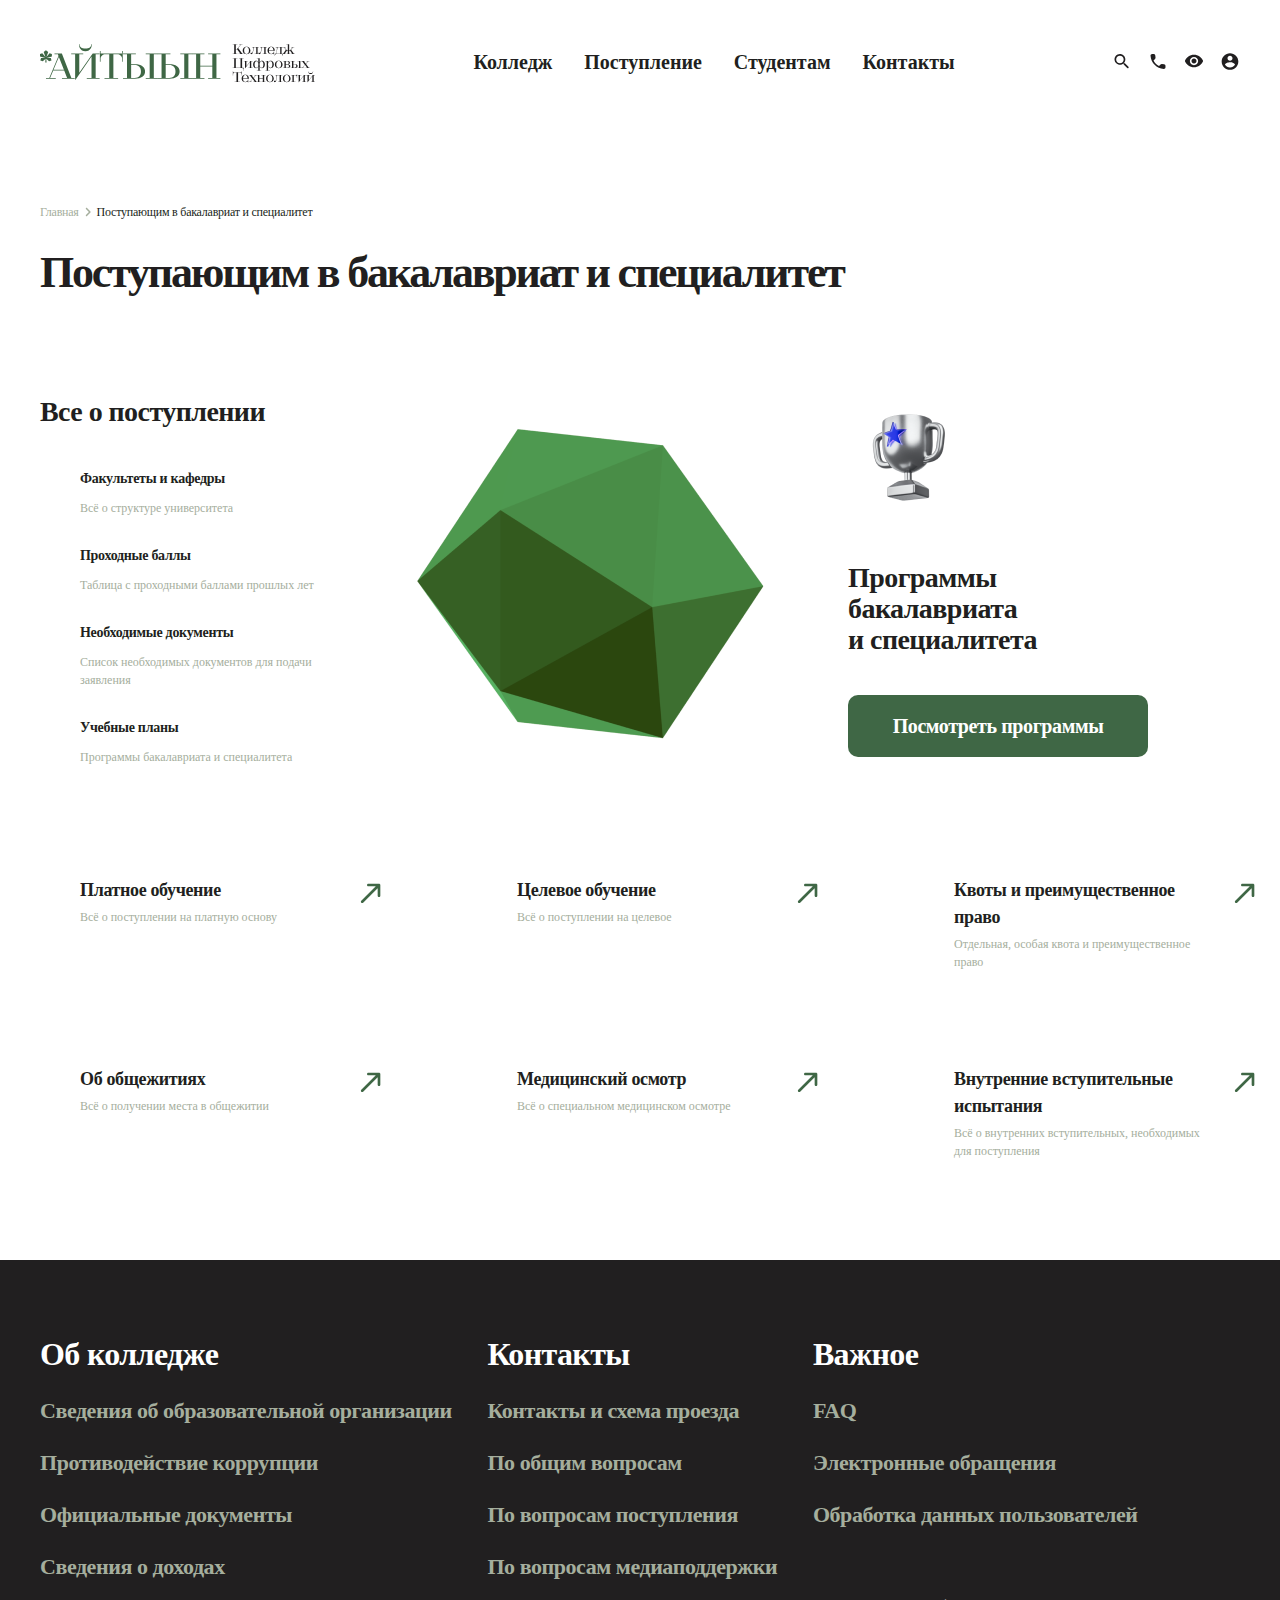
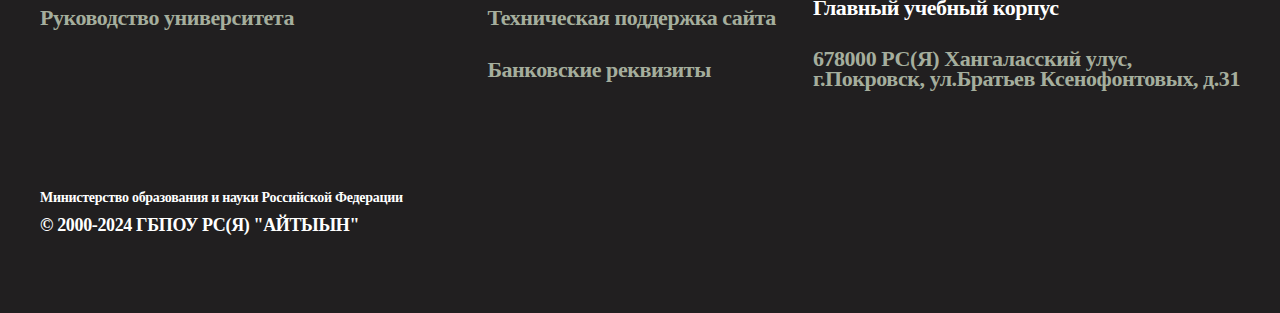
<file: incoming.html>
<!DOCTYPE html>
<html lang="ru">
<head>
    <meta charset="UTF-8">
    <meta name="viewport" content="width=device-width, initial-scale=1.0">
    <title>КЦТ "АЙТЫЫН"</title>
    <link rel="stylesheet" href="css/style.css">
	<link rel="shortcut icon" href="img/icon.svg">
</head>
<body>
    <div class="wrapper">
		<header class="header">
			<div class="header__container _container">
				<a href="./index.html" class="header__logo">
					<img src="img/logo.svg" alt="logo">
				</a>
				<nav class="header__nav">
					<a href="./about.html" class="header__link">Колледж</a>
					<a href="./incoming.html" class="header__link">Поступление</a>
					<a href="./student.html" class="header__link">Студентам</a>
					<a href="./contact.html" class="header__link">Контакты</a>
					<!-- <a href="#" class="header__link">Медиа</a> -->
				</nav>
				<div class="header__icons">
					<a href="#" class="header__icon">
						<img src="img/main/header-icon__search.svg" alt="search">
					</a>
					<a href="#" class="header__icon">
						<img src="img/main/header-icon__call.svg" alt="call">
					</a>
					<a href="#" class="header__icon">
						<img src="img/main/header-icon__visibility.svg" alt="visibility">
					</a>
					<a href="#" class="header__icon">
						<img src="img/main/header-icon__account-circle.svg" alt="search">
					</a>
				</div>
			</div>
		</header>
		<main class="page">
			<section class="four">
				<div class="four__container _container">
					<div class="three__hleb">
						<div class="two__hleb">
							<a href="./index.html">Главная</a><img src="./img/about/two/two-hleb__chevron-right.svg" alt="hleb.svg"><p>Поступающим в бакалавриат и специалитет</p>
						</div>
						<div class="three__title">
							<div class="two__title">Поступающим в бакалавриат и специалитет</div>
						</div>
					</div>

					<div class="four__content">
						<div class="four__info">
							<div class="four__title">Все о поступлении</div>
							<div class="four__blocks">
								<div class="four__block">
									<div class="four__subtext">Факультеты и кафедры</div>
									<div class="four__text">Всё о структуре университета</div>
								</div>
								<div class="four__block">
									<div class="four__subtext">Проходные баллы</div>
									<div class="four__text">Таблица с проходными баллами прошлых лет</div>
								</div>
								<div class="four__block">
									<div class="four__subtext">Необходимые документы</div>
									<div class="four__text">Список необходимых документов для подачи заявления</div>
								</div>
								<div class="four__block">
									<div class="four__subtext">Учебные планы</div>
									<div class="four__text">Программы бакалавриата и специалитета</div>
								</div>
							</div>
						</div>
						<div class="four__image">
							<img src="./img/incoming/four/1.png" alt="image1">
						</div>
						<div class="four__more">
							<div class="four__icon-image">
								<img src="./img/incoming/four/2.png" alt="icon1">
							</div>
							<div class="four__button">
								<div class="four__title">Программы<br> бакалавриата<br> и специалитета</div>
								<a href="#" class="four__btn button">Посмотреть программы</a>
							</div>
						</div>
					</div>

					<div class="four__items">
						<a href="#" class="four__item">
							<div class="four__tblock">
								<div class="four__subtitle">Платное обучение</div>
								<div class="four__description">Всё о поступлении на платную основу</div>
							</div>
							<div class="four__iblock">
								<img src="./img/incoming/north_east.svg" alt="north_east">
							</div>
						</a>
						<a href="#" class="four__item">
							<div class="four__tblock">
								<div class="four__subtitle">Целевое обучение</div>
								<div class="four__description">Всё о поступлении на целевое</div>
							</div>
							<div class="four__iblock">
								<img src="./img/incoming/north_east.svg" alt="north_east">
							</div>
						</a>
						<a href="#" class="four__item">
							<div class="four__tblock">
								<div class="four__subtitle">Квоты и преимущественное право</div>
								<div class="four__description">Отдельная, особая квота и преимущественное право</div>
							</div>
							<div class="four__iblock">
								<img src="./img/incoming/north_east.svg" alt="north_east">
							</div>
						</a>
						<a href="#" class="four__item">
							<div class="four__tblock">
								<div class="four__subtitle">Об общежитиях</div>
								<div class="four__description">Всё о получении места в общежитии</div>
							</div>
							<div class="four__iblock">
								<img src="./img/incoming/north_east.svg" alt="north_east">
							</div>
						</a>
						<a href="#" class="four__item">
							<div class="four__tblock">
								<div class="four__subtitle">Медицинский осмотр</div>
								<div class="four__description">Всё о специальном медицинском осмотре</div>
							</div>
							<div class="four__iblock">
								<img src="./img/incoming/north_east.svg" alt="north_east">
							</div>
						</a>
						<a href="#" class="four__item">
							<div class="four__tblock">
								<div class="four__subtitle">Внутренние вступительные испытания</div>
								<div class="four__description">Всё о внутренних вступительных, необходимых для поступления</div>
							</div>
							<div class="four__iblock">
								<img src="./img/incoming/north_east.svg" alt="north_east">
							</div>
						</a>
					</div>
				</div>
			</section>
		</main>
		<footer class="footer">
			<div class="footer__container _container">
				<div class="footer__block">
					<div class="footer__item">
						<div class="footer__title">Об колледже</div>
						<div class="footer__description">
							<a href="#">Сведения об образовательной организации</a>
							<a href="#">Противодействие коррупции</a>
							<a href="#">Официальные документы</a>
							<a href="#">Сведения о доходах</a>
							<a href="#">Руководство университета</a>
						</div>
					</div>
					<div class="footer__item">
						<div class="footer__title">Контакты</div>
						<div class="footer__description">
							<a href="#">Контакты и схема проезда</a>
							<a href="#">По общим вопросам</a>
							<a href="#">По вопросам поступления</a>
							<a href="#">По вопросам медиаподдержки</a>
							<a href="#">Техническая поддержка сайта</a>
							<a href="#">Банковские реквизиты</a>
						</div>
					</div>
					<div class="footer__item">
						<div class="footer__subitem">
							<div class="footer__title">Важное</div>
							<div class="footer__description">
								<a href="#">FAQ</a>
								<a href="#">Электронные обращения</a>
								<a href="#">Обработка данных пользователей</a>
							</div>
						</div>
						<div class="footer__subitem">
							<div class="footer__subtitle">Главный учебный корпус</div>
							<div class="footer__description">678000 РС(Я) Хангаласский улус,<br> г.Покровск, ул.Братьев Ксенофонтовых, д.31</div>
						</div>
					</div>
				</div>
				<div class="footer__root">
					<div class="footer__text">Министерство образования и науки Российской Федерации</div>
					<div class="footer__text-root">© 2000-2024 ГБПОУ РС(Я) "АЙТЫЫН"</div>
				</div>
			</div>
		</footer>
	</div>
</body>
</html>
</file>
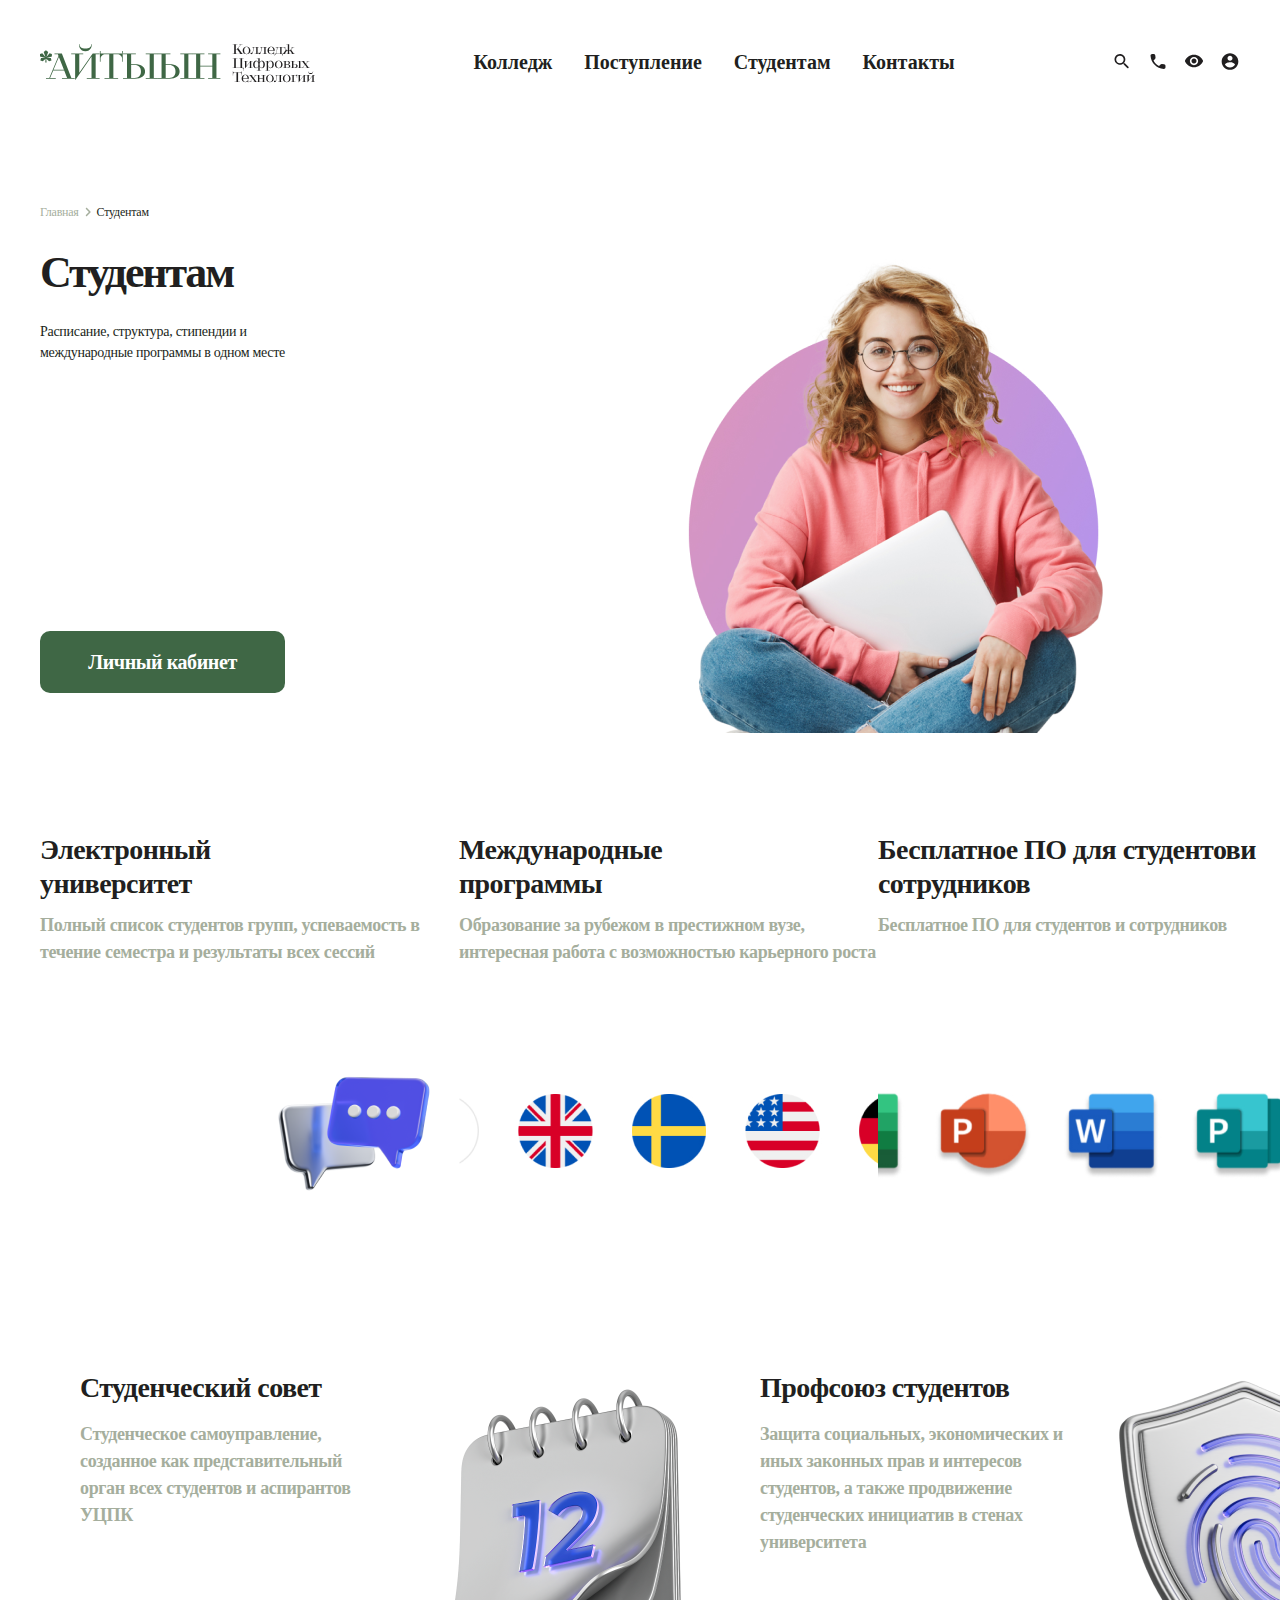
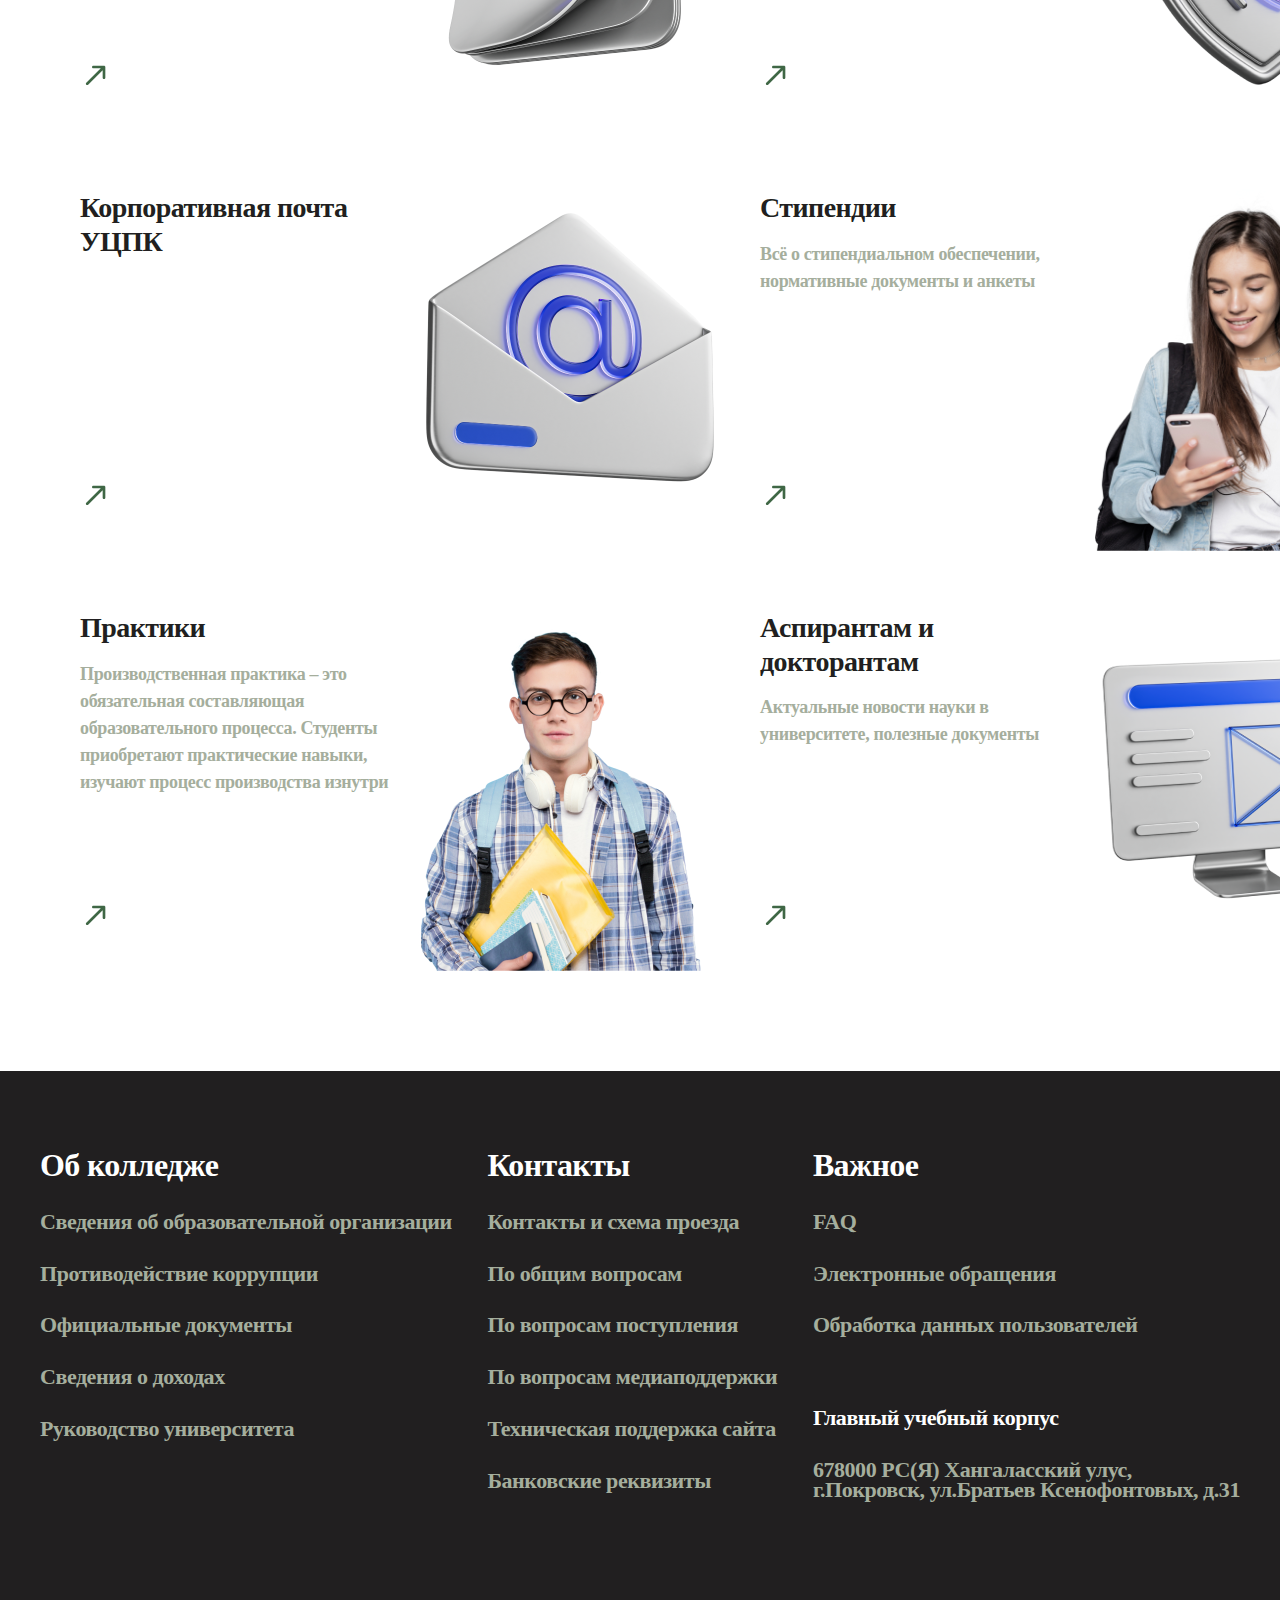
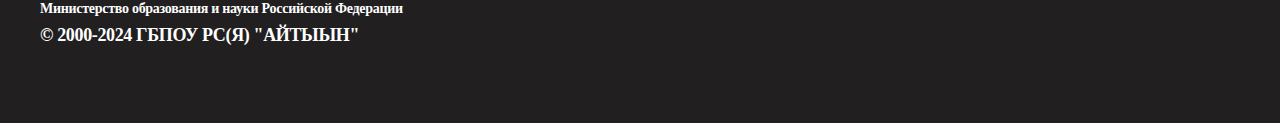
<file: student.html>
<!DOCTYPE html>
<html lang="ru">
<head>
    <meta charset="UTF-8">
    <meta name="viewport" content="width=device-width, initial-scale=1.0">
    <title>КЦТ "АЙТЫЫН"</title>
    <link rel="stylesheet" href="css/style.css">
	<link rel="shortcut icon" href="img/icon.svg">
</head>
<body>
    <div class="wrapper">
		<header class="header">
			<div class="header__container _container">
				<a href="./index.html" class="header__logo">
					<img src="img/logo.svg" alt="logo">
				</a>
				<nav class="header__nav">
					<a href="./about.html" class="header__link">Колледж</a>
					<a href="./incoming.html" class="header__link">Поступление</a>
					<a href="./student.html" class="header__link">Студентам</a>
					<a href="./contact.html" class="header__link">Контакты</a>
					<!-- <a href="#" class="header__link">Медиа</a> -->
				</nav>
				<div class="header__icons">
					<a href="#" class="header__icon">
						<img src="img/main/header-icon__search.svg" alt="search">
					</a>
					<a href="#" class="header__icon">
						<img src="img/main/header-icon__call.svg" alt="call">
					</a>
					<a href="#" class="header__icon">
						<img src="img/main/header-icon__visibility.svg" alt="visibility">
					</a>
					<a href="#" class="header__icon">
						<img src="img/main/header-icon__account-circle.svg" alt="search">
					</a>
				</div>
			</div>
		</header>
		<main class="page">
			<section class="five">
				<div class="five__container _container">
					<div class="five__main">
						<div class="three__hleb">
							<div class="two__hleb ">
								<a href="./index.html">Главная</a><img src="./img/about/two/two-hleb__chevron-right.svg" alt="hleb.svg"><p>Студентам</p>
							</div>
							<div class="three__title">
								<div class="five__mblock">
									<div class="five__descrp">
										<div class="five__dblock">
											<div class="two__title">Студентам</div>
											<div class="five__descrp-text">Расписание, структура, стипендии и международные программы в одном месте</div>
										</div>
										<a href="#" class="info__button button five__btn">Личный кабинет</a>
									</div>
									<div class="five__image-main">
										<img src="./img/student/five/img.png" alt="image1">
									</div>
								</div>
							</div>
						</div>
					</div>
				</div>
			</section>

			<section class="blocks">
				<div class="blocks__container _container">
					<div class="five__blocks">
						<div class="five__block">
							<div class="five__text">
								<div class="five__title">Электронный<br> университет</div>
								<div class="five__description">Полный список студентов групп, успеваемость в течение семестра и результаты всех сессий</div>
							</div>
							<div class="five__image-block">
								<img src="./img/student/blocks/1.png" alt="block1">
							</div>
						</div>
						<div class="five__block">
							<div class="five__text">
								<div class="five__title">Международные<br> программы</div>
								<div class="five__description">Образование за рубежом в престижном вузе, интересная работа с возможностью карьерного роста</div>
							</div>
							<div class="five__image-block">
								<img src="./img/student/blocks/2.png" alt="block2">
							</div>
						</div>
						<div class="five__block">
							<div class="five__text">
								<div class="five__title">Бесплатное ПО для студентови сотрудников</div>
								<div class="five__description">Бесплатное ПО для студентов и сотрудников</div>
							</div>
							<div class="five__image-block">
								<img src="./img/student/blocks/3.png" alt="block3">
							</div>
						</div>
					</div>
				</div>
			</section>

			<section class="items">
				<div class="items__container _container">
					<div class="five__items">
						<a href="#" class="five__item">
							<div class="five__item-tblock">
								<div class="five__tblock-descr">
									<div class="five_subtitle">Студенческий совет</div>
									<div class="five__subtext">Студенческое самоуправление, созданное как представительный орган всех студентов и аспирантов УЦПК</div>
								</div>
								<div class="five__image-icon">
									<img src="./img/student/north_east.svg" alt="north_east">
								</div>
							</div>
							<div class="five__image-item">
								<img src="./img/student/links/1.png" alt="img1">
							</div>
						</a>
						<a href="#" class="five__item">
							<div class="five__item-tblock">
								<div class="five__tblock-descr">
									<div class="five_subtitle">Профсоюз студентов</div>
									<div class="five__subtext">Защита социальных, экономических и иных законных прав и интересов студентов, а также продвижение студенческих инициатив в стенах университета</div>
								</div>
								<div class="five__image-icon">
									<img src="./img/student/north_east.svg" alt="north_east">
								</div>
							</div>
							<div class="five__image-item">
								<img src="./img/student/links/2.png" alt="img2">
							</div>
						</a>
						<a href="#" class="five__item">
							<div class="five__item-tblock">
								<div class="five__tblock-descr">
									<div class="five_subtitle">Корпоративная почта УЦПК</div>
									<div class="five__subtext"></div>
								</div>
								<div class="five__image-icon">
									<img src="./img/student/north_east.svg" alt="north_east">
								</div>
							</div>
							<div class="five__image-item">
								<img src="./img/student/links/3.png" alt="img3">
							</div>
						</a>
						<a href="#" class="five__item">
							<div class="five__item-tblock">
								<div class="five__tblock-descr">
									<div class="five_subtitle">Стипендии</div>
									<div class="five__subtext">Всё о стипендиальном обеспечении, нормативные документы и анкеты</div>
								</div>
								<div class="five__image-icon">
									<img src="./img/student/north_east.svg" alt="north_east">
								</div>
							</div>
							<div class="five__image-item">
								<img src="./img/student/links/4.png" alt="img4">
							</div>
						</a>
						<a href="#" class="five__item">
							<div class="five__item-tblock">
								<div class="five__tblock-descr">
									<div class="five_subtitle">Практики</div>
									<div class="five__subtext">Производственная практика – это обязательная составляющая образовательного процесса. Студенты приобретают практические навыки, изучают процесс производства изнутри</div>
								</div>
								<div class="five__image-icon">
									<img src="./img/student/north_east.svg" alt="north_east">
								</div>
							</div>
							<div class="five__image-item">
								<img src="./img/student/links/5.png" alt="img5">
							</div>
						</a>
						<a href="#" class="five__item">
							<div class="five__item-tblock">
								<div class="five__tblock-descr">
									<div class="five_subtitle">Аспирантам и докторантам</div>
									<div class="five__subtext">Актуальные новости науки в университете, полезные документы</div>
								</div>
								<div class="five__image-icon">
									<img src="./img/student/north_east.svg" alt="north_east">
								</div>
							</div>
							<div class="five__image-item">
								<img src="./img/student/links/6.png" alt="img6">
							</div>
						</a>
					</div>
				</div>
			</section>
		</main>
		<footer class="footer">
			<div class="footer__container _container">
				<div class="footer__block">
					<div class="footer__item">
						<div class="footer__title">Об колледже</div>
						<div class="footer__description">
							<a href="#">Сведения об образовательной организации</a>
							<a href="#">Противодействие коррупции</a>
							<a href="#">Официальные документы</a>
							<a href="#">Сведения о доходах</a>
							<a href="#">Руководство университета</a>
						</div>
					</div>
					<div class="footer__item">
						<div class="footer__title">Контакты</div>
						<div class="footer__description">
							<a href="#">Контакты и схема проезда</a>
							<a href="#">По общим вопросам</a>
							<a href="#">По вопросам поступления</a>
							<a href="#">По вопросам медиаподдержки</a>
							<a href="#">Техническая поддержка сайта</a>
							<a href="#">Банковские реквизиты</a>
						</div>
					</div>
					<div class="footer__item">
						<div class="footer__subitem">
							<div class="footer__title">Важное</div>
							<div class="footer__description">
								<a href="#">FAQ</a>
								<a href="#">Электронные обращения</a>
								<a href="#">Обработка данных пользователей</a>
							</div>
						</div>
						<div class="footer__subitem">
							<div class="footer__subtitle">Главный учебный корпус</div>
							<div class="footer__description">678000 РС(Я) Хангаласский улус,<br> г.Покровск, ул.Братьев Ксенофонтовых, д.31</div>
						</div>
					</div>
				</div>
				<div class="footer__root">
					<div class="footer__text">Министерство образования и науки Российской Федерации</div>
					<div class="footer__text-root">© 2000-2024 ГБПОУ РС(Я) "АЙТЫЫН"</div>
				</div>
			</div>
		</footer>
	</div>
</body>
</html>
</file>
<file: css/style.css>
*, *::after, *::before {
	margin: 0;
	padding: 0;
	border: none;
	box-sizing: border-box;
}
a {
	text-decoration: none;
}
ul, ol, li {
	list-style: none;
}
img {
	vertical-align: top;
}
h1, h2, h3, h4, h5, h6 {
	font-size: inherit;
	font-weight: inherit;
}
html, body {
	font-family: "Inter";
	src: local(Inter),
	url(../fonts/Inter-Medium.ttf),
	url(../fonts/Inter-SemiBold.ttf);

	height: 100%;

	color: #211F20;
	font-size: 18px;
	line-height: 1;
	font-family: Inter;

	background-color: #fff;
}
.wrapper {
	min-height: 100%;
	overflow: hidden;
	display: flex;
	flex-direction: column;
}
._container {
	max-width: 1360px;
	padding: 0px 40px;
	margin: 0 auto;
	box-sizing: content-box;
}

/* Header */
.header {
}
.header__container {
	display: flex;
	justify-content: space-between;
	align-items: center;
	min-height: 123px;
}
.header__logo {
}
.header__nav {
	display: flex;
	gap: 32px;
}
.header__link {
	color: #211F20;
	font-size: 20px;
	font-weight: 800;
}
.header__link:hover {
	text-decoration: underline;
}
.header__icons {
	display: flex;
	gap: 16px;
}
.header__icon:hover {
	transform: scale(1.2);
	transition: all 0.3s ease-in-out;
}

/* ---Index page--- */
/* Main */
.main {
}
.main__container {
	display: flex;
	margin-top: 60px;
}
.main__info {
	min-width: 579px;
	min-height: 502px;
	display: flex;
	flex-direction: column;
	justify-content: space-between;
}
.info {
}
.info__texts {
	display: flex;
	flex-direction: column;
	gap: 16px;
}
.info__title {
	width: 510px;
	color: #3F6745;
	font-size: 36px;
	font-weight: 800;
	line-height: 36px;
	letter-spacing: -0.05em;
	text-align: left;
	
}
.info__text {
	width: 510px;
	font-size: 22px;
	font-weight: 500;
	line-height: 24px;
	letter-spacing: -0.02em;
	text-align: left;

}
.info__button {
	max-width: 245px;
	background-color: #3F6745;
	color: #fff;
	padding: 20px 22px;
	border-radius: 10px;
	gap: 10px;
	font-weight: 800;
	font-size: 20px;
	line-height: 22px;
	letter-spacing: -0.02em;
	text-align: center;
}
.main__direction {
	display: flex;
	min-width: 781px;
	min-height: 502px;
}
.main__direction .direcion__image img {
	margin-top: 212px;
}
.direction {
}
.direction__content {
	display: flex;
	flex-direction: column;
	justify-content: space-between;
}
.direction__texts {
	display: flex;
	flex-direction: column;
	gap: 16px;
}
.direcion__title {
	width: 487px;
	font-size: 36px;
	font-weight: 800;
	line-height: 36px;
	letter-spacing: -0.05em;
	text-align: left;
}
.direcion__text {
	width: 413px;
	font-size: 22px;
	font-weight: 500;
	line-height: 24px;
	letter-spacing: -0.02em;
	text-align: left;
}
.direcion__button {
	max-width: 245px;
	background-color: #3F6745;
	color: #fff;
	padding: 20px 22px;
	border-radius: 10px;
	gap: 10px;
	font-weight: 800;
	font-size: 20px;
	line-height: 22px;
	letter-spacing: -0.02em;
	text-align: center;
}
.button {
	transition: all 0.3s ease;
}
.button:hover {
	background-color: #57815d;
}
.direcion__image {
	align-items: end;
}

/* Numbers */
.numbers {
}
.numbers__container {
	display: flex;
	justify-content: space-between;
	margin-top: 100px;
}
.numbers__item {
	display: flex;
	flex-direction: column;
	gap: 4px;
}
.numbers__number {
	color: #3F6745;
	font-size: 42px;
	font-weight: 800;
	line-height: 42px;
}
.numbers__description {
	font-size: 22px;
	line-height: 24px;
	letter-spacing: -0.02em;
}

/* Model */
.model {
}
.model__container {
	margin-top: 100px;
}
.model__texts {
	margin-bottom: 60px;
}
.model__title {
	margin-bottom: 32px;

	max-width: 741px;
	color: #211F20;
	font-family: Inter;
	font-size: 64px;
	font-style: normal;
	font-weight: 700;
	line-height: 90%; /* 57.6px */
}
.model__text {
	color: #211F20;
	font-family: Inter;
	font-size: 32px;
	font-style: normal;
	font-weight: 700;
	line-height: 90%; /* 28.8px */
}
.model__items {
	display: flex;
	justify-content: space-between;
}
.model__item {
	padding: 20px;
	border-radius: 10px;
	border: 2px solid #A5AE9D;
}
.model__item:hover {
	background-color: #f3f3f3;
	transition: all 0.3s ease-in;
}
.model_img {
	margin-bottom: 18px;
}
.model__description {
	margin-bottom: 22px;
	margin-left: 8px;

	color: #3F6745;
	font-family: Inter;
	font-size: 36px;
	font-style: normal;
	font-weight: 700;
	line-height: 100%; /* 36px */
}
.direction__button {
	display: flex;
	justify-content: center;
	align-items: center;
	background-color: #3F6745;
	color: #fff;
	padding: 20px 22px;
	border-radius: 10px;
	gap: 10px;
	font-weight: 800;
	font-size: 16px;
	line-height: 22px;
	letter-spacing: -0.02em;
	text-align: center;
}

/* Navigation */
.navigation {
}
.navigation__container {
	margin-top: 100px;
}
.navigation__title {
	color: var(--black_text, #211F20);
	font-family: Inter;
	font-size: 32px;
	font-style: normal;
	font-weight: 700;
	line-height: 90%; /* 28.8px */
}
.navigation__items {
	margin-top: 30px;

	display: grid;
	grid-template-columns: repeat(2, 1fr);
	gap: 20px 40px;
}
.navigation__item {
	overflow: hidden;
	
	max-width: 660px;
	min-height: 310px;
	display: flex;
	flex-direction: row;
	justify-content: space-between;
	border-radius: 10px;
	border: 2px solid var(--haki_disabled, #A5AE9D);

	padding: 40px 0px 0px 40px;
}
.navigation__block {
	display: flex;
	flex-direction: column;
	gap: 12px;
}
.navigation__subtitle {
	color: var(--black_text, #211F20);
	font-family: Inter;
	font-size: 32px;
	font-style: normal;
	font-weight: 700;
	line-height: 90%; /* 28.8px */
	letter-spacing: -0.64px;

	margin-bottom: 12px;
}
.navigation__subtitle:hover {
	text-decoration: underline;
}
.navigation__link {
	display: flex;
	gap: 16px;
}
.navigation__link:hover {
	text-decoration: underline;
}
.navigation__text {
	color: var(--black_text, #211F20);
	font-family: Inter;
	font-size: 22px;
	font-style: normal;
	font-weight: 500;
	line-height: 110%; /* 24.2px */
	letter-spacing: -0.44px;
}
.navigation__icon {
}
.navigation__imagescale {
	margin-top: 55px;
}
.navigation__image {
	align-items: end;
}
.navigation__item:hover .navigation__image {
	opacity: 50%;
	transition: all 0.3s ease;
}
.navigation__item:hover {
	background-color: #f3f3f3;
}

/* News */
.news {
}
.news__container {
	margin-top: 100px;
}
.news__top {
	display: flex;
	flex-direction: row;
	gap: 32px;
	margin-bottom: 30px;
}
.news__title {
	color: var(--black_text, #A5AE9D);
	font-family: Inter;
	font-size: 32px;
	font-style: normal;
	font-weight: 700;
	line-height: 90%; /* 28.8px */
	letter-spacing: -0.64px;
}
.news__title:hover {
	text-decoration: underline;
}
.news__actived {
	color: var(--black_text, #211F20);
	font-family: Inter;
	font-size: 32px;
	font-style: normal;
	font-weight: 700;
	line-height: 90%; /* 28.8px */
	letter-spacing: -0.64px;
}
.news__all {
	display: flex;
	flex-direction: row;
	justify-content: space-between;
}
.news__post {
}
.news__post-image:hover {
	opacity: 0.5;
	transition: all 0.3s ease-in-out;
}
.news__post-image img {
}
.news__date {
	max-width: 100px;
	background-color: #3F6745;
	color: #fff;
	padding: 12px 18px;
	border-radius: 10px;
	gap: 10px;
	font-weight: 800;
	font-size: 20px;
	line-height: 22px;
	letter-spacing: -0.02em;
	text-align: center;
}
.news__subtitle {
	margin-top: 16px;
	margin-left: 8px;
	margin-bottom: 12px;

	color: var(--black_text, #211F20);
	font-family: Inter;
	font-size: 18px;
	font-style: normal;
	font-weight: 700;
	line-height: 90%; /* 16.2px */
	letter-spacing: -0.36px;
}
.news__tags {
	display: flex;
	flex-direction: row;
	gap: 22px;
	margin-left: 8px
}
.news__tags a {
	color: var(--lime_accent, #F47121);
	font-family: Inter;
	font-size: 14px;
	font-style: normal;
	font-weight: 500;
	line-height: 90%; /* 12.6px */
	letter-spacing: -0.28px;
}
.news__tags a:hover {
	text-decoration: underline;
}
.news__posts {
	display: grid;
	grid-template-columns: repeat(2, 1fr);
	gap: 40px 60px;
}
.news__item {
}
.news__more {
	display: flex;
	flex-direction: row;
	gap: 8px;
	align-items: center;
	margin-top: 60px;
}
.news__more a {
	color: var(--haki_disabled, #A5AE9D);
	font-family: Inter;
	font-size: 18px;
	font-style: normal;
	font-weight: 600;
	line-height: 90%; /* 16.2px */
	letter-spacing: -0.36px;
}
.news__more a:hover {
	text-decoration: underline;
}
.news__more img:hover {
	opacity: 50%;
	transition: all 0.3s ease-in-out;
}
.news__icon {
}

/* Partner */
.partner {
}
.partner__container {
	margin-top: 100px;
}
.partner__top {
}
.news__actived {
}
.partner__images {
	/* margin-top: 50px;
	margin-left: 66px;
	margin-right: 66px; */
	margin: 50px 66px 0 66px;
	display: flex;
	flex-direction: row;
	justify-content: space-between;
}
.partner__item {
}
.partner__item:hover {
	opacity: 0.5;
	transform: scale(1.1);
	transition: all 0.3s ease;
}
.news__more {
}
.news__icon {
}

/* Footer */
.footer {
	margin-top: 100px;
	background-color: #211F20;
}
.footer__container {
	margin-top: 80px;
	margin-bottom: 80px;
}
.footer__block {
	display: flex;
	flex-direction: row;
	justify-content: space-between;
	margin-bottom: 80px;
}
.footer__item {
}
.footer__title {
	margin-bottom: 32px;
	color: var(--white_bg, #FFF);
	font-family: Inter;
	font-size: 32px;
	font-style: normal;
	font-weight: 700;
	line-height: 90%; /* 28.8px */
	letter-spacing: -0.64px;
}
.footer__subtitle {
	margin-bottom: 32px;
	color: var(--white_bg, #FFF);
	font-family: Inter;
	font-size: 22px;
	font-style: normal;
	font-weight: 700;
	line-height: 90%; /* 19.8px */
	letter-spacing: -0.44px;
}
.footer__description {
	color: var(--haki_disabled, #A5AE9D);
	font-family: Inter;
	font-size: 22px;
	font-style: normal;
	font-weight: 600;
	line-height: 90%; /* 19.8px */
	letter-spacing: -0.44px;
}
.footer__description a {
	color: var(--haki_disabled, #A5AE9D);
	font-family: Inter;
	font-size: 22px;
	font-style: normal;
	font-weight: 600;
	line-height: 90%; /* 19.8px */
	letter-spacing: -0.44px;

	display: flex;
	flex-direction: row;
	gap: 32px;
	margin-bottom: 32px;
}
.footer__description a:hover {
	text-decoration: underline;
}
.footer__subitem:not(:last-child) {
	margin-bottom: 73px;
}
.footer__root {
	display: flex;
	flex-direction: column;
	gap: 12px;
}
.footer__text {
	color: var(--white_bg, #FFF);
	font-family: Inter;
	font-size: 14px;
	font-style: normal;
	font-weight: 600;
	line-height: 90%; /* 12.6px */
	letter-spacing: -0.28px;
}
.footer__text-root {
	color: var(--white_bg, #FFF);
	font-family: Inter;
	font-size: 18px;
	font-style: normal;
	font-weight: 600;
	line-height: 90%; /* 16.2px */
	letter-spacing: -0.36px;
}




/* ---About--- */
/* Two */
.two {
}
.two__container {
	margin-top: 80px;
}
.two__hleb {
	display: flex;
	margin-bottom: 28px;
}
.two__hleb a {
	color: var(--haki_disabled, #A5AE9D);
	font-family: Inter;
	font-size: 12px;
	font-style: normal;
	font-weight: 500;
	line-height: 150%; /* 18px */
	letter-spacing: -0.24px;
}
.two__hleb a:hover {
	text-decoration: underline;
}
.two__hleb p {
	color: var(--black_text, #211F20);
	font-family: Inter;
	font-size: 12px;
	font-style: normal;
	font-weight: 500;
	line-height: 150%; /* 18px */
	letter-spacing: -0.24px;
}
.two__content {
	display: flex;
	justify-content: space-between;
}
.two__text {
	display: flex;
	flex-direction: column;
	gap: 24px;
}
.two__title {
	color: var(--black_text, #211F20);
	font-family: Inter;
	font-size: 44px;
	font-style: normal;
	font-weight: 700;
	line-height: 110%; /* 48.4px */
	letter-spacing: -2.2px;
}
.two__description {
	max-width: 680px;
	color: var(--black_text, #211F20);
	font-family: Inter;
	font-size: 14px;
	font-style: normal;
	font-weight: 500;
	line-height: 150%; /* 21px */
	letter-spacing: -0.28px;
}
.two__image {
}

/* Number */
.number {
}
.number__container {
	margin-top: 100px;
}
.number__items {
	display: flex;
	justify-content: space-between;
	padding: 0px 90px 0px 90px;
}
.number__item {
	display: flex;
	flex-direction: column;
	gap: 4px;
}
.number__title {
	color: var(--nature_all, #3F6745);
	font-family: Inter;
	font-size: 56px;
	font-style: normal;
	font-weight: 700;
	line-height: 100%; /* 56px */
}
.number__text {
	color: var(--black_text, #211F20);
	font-family: Inter;
	font-size: 22px;
	font-style: normal;
	font-weight: 500;
	line-height: 110%; /* 24.2px */
	letter-spacing: -0.44px;
}

/* Mission */
.mission {
}
.mission__container {
	margin-top: 100px;
	display: flex;
	justify-content: space-between;
}
.mission__text {
	display: flex;
	flex-direction: column;
	gap: 40px;
}
.mission__title {
	max-width: 685px;
	color: var(--black_text, #211F20);
	font-family: Inter;
	font-size: 44px;
	font-style: normal;
	font-weight: 700;
	line-height: 110%; /* 48.4px */
}
.mission__description {
	max-width: 685px;
	color: var(--black_text, #211F20);
	font-family: Inter;
	font-size: 22px;
	font-style: normal;
	font-weight: 500;
	line-height: 170%; /* 37.4px */
}
.mission__image {
}

/* Works */
.works {
}
.works__container {
	margin-top: 100px;
}
.works__title {
	margin-bottom: 40px;
	color: var(--black_text, #211F20);
	font-family: Inter;
	font-size: 44px;
	font-style: normal;
	font-weight: 700;
	line-height: 110%; /* 48.4px */
}
.works__items {
	display: flex;
	justify-content: space-between;
}
.works__item {
}
.works__item:hover {
	text-decoration: underline;
}
.works__image {
	display: flex;
	flex-direction: column;
	gap: 4px;
	margin-bottom: 4px;
}
.works__image a:hover img {
	opacity: 0.5;
}
.works__tag {
	width: 325px;
	color: var(--haki_disabled, #A5AE9D);
	font-family: Inter;
	font-size: 14px;
	font-style: normal;
	font-weight: 700;
	line-height: 170%; /* 23.8px */
}
.works__link {
	width: 325px;
	color: var(--black_text, #211F20);
	font-family: Inter;
	font-size: 22px;
	font-style: normal;
	font-weight: 500;
	line-height: 150%; /* 33px */
}
/* Method */
.method {
}
.method__container {
	margin-top: 100px;
}
.method__image {
}
.method__text {
	margin-top: 32px;
	display: flex;
	justify-content: space-between;
}
.method__title {
	color: var(--black_text, #211F20);
	font-family: Inter;
	font-size: 44px;
	font-style: normal;
	font-weight: 700;
	line-height: 110%; /* 48.4px */
}
.method__description {
	width: 680px;
	color: var(--black_text, #211F20);
	font-family: Inter;
	font-size: 22px;
	font-style: normal;
	font-weight: 500;
	line-height: 170%; /* 37.4px */
}

/* Campus */
.capmus {
}
.capmus__container {
	margin-top: 100px;
}
.method__image {
}
.method__text {
	margin-top: 32px;
	display: flex;
	justify-content: space-between;
}
.method__title {
	color: var(--black_text, #211F20);
	font-family: Inter;
	font-size: 44px;
	font-style: normal;
	font-weight: 700;
	line-height: 110%; /* 48.4px */
}
.method__description {
	width: 680px;
	color: var(--black_text, #211F20);
	font-family: Inter;
	font-size: 22px;
	font-style: normal;
	font-weight: 500;
	line-height: 170%; /* 37.4px */
}





/* ---Incoming--- */
/* Content */
.four {
}
.four__container {
	margin-top: 80px;
}
.four__content {
	margin-top: 100px;
	display: flex;
	justify-content: space-between;
}
.four__info {
}
.four__title {
	color: var(--black_text, #211F20);
	font-family: Inter;
	font-size: 28px;
	font-style: normal;
	font-weight: 700;
	line-height: 110%; /* 30.8px */
	letter-spacing: -0.56px;
}
.four__blocks {
	padding: 40px 0px 0px 40px;
	display: flex;
	flex-direction: column;
	gap: 28px;
}
.four__block {
	display: flex;
	flex-direction: column;
	gap: 10px;
}
.four__subtext {
	color: var(--black_text, #211F20);
	font-family: Inter;
	font-size: 14px;
	font-style: normal;
	font-weight: 600;
	line-height: 150%; /* 21px */
	letter-spacing: -0.28px;
}
.four__text {
	width: 255px;
	color: var(--haki_disabled, #A5AE9D);
	font-family: Inter;
	font-size: 12px;
	font-style: normal;
	font-weight: 500;
	line-height: 150%; /* 18px */
}
.four__image:hover {
	opacity: 0.5;
	transition: all 0.3s ease-in-out;
	transform: scale(1.05);
}

/* More */
.four__more {
	display: flex;
	flex-direction: column;
	justify-content: space-between;
	width: 395px;
}
.four__icon-image {
}
.four__button {
	display: flex;
	flex-direction: column;
	gap: 40px;
}
.four__btn{
	margin: 0px 0px 20px 0px;
	max-width: 300px;
	background-color: #3F6745;
	color: #fff;
	padding: 20px 22px;
	border-radius: 10px;
	gap: 10px;
	font-weight: 800;
	font-size: 20px;
	line-height: 22px;
	letter-spacing: -0.02em;
	text-align: center;
}

.four__items {
	padding: 0px 40px;
	display: grid;
	grid-template-columns: repeat(3, 1fr);
	gap: 95px 130px;
	margin-top: 100px;
}
.four__item {
	display: flex;
	align-items: start;
	width: 307px;
	justify-content: space-between;
}
.four__item:hover {
	opacity: 0.5;
	transition: all 0.3s ease-in-out;
	transform: scale(1.05);
}
.four__tblock {
	display: flex;
	flex-direction: column;
	gap: 4px;
}
.four__subtitle {
	width: 255px;
	color: var(--black_text, #211F20);
	font-family: Inter;
	font-size: 18px;
	font-style: normal;
	font-weight: 700;
	line-height: 150%; /* 27px */
	letter-spacing: -0.36px;
}
.four__description {
	width: 255px;
	color: var(--haki_disabled, #A5AE9D);
	font-family: Inter;
	font-size: 12px;
	font-style: normal;
	font-weight: 500;
	line-height: 150%; /* 18px */
}
.four__iblock {
}




/* ---Student--- */
/* Five */
.five {
}
.five__container {
	margin-top: 80px;
}
.five__main {
}
.three__hleb {
}
.two__hleb {
}
.three__title {
}
.five__mblock {
	display: flex;
	justify-content: space-between;
}
.five__descrp {
	display: flex;
	flex-direction: column;
	justify-content: space-between;
}
.five__dblock {
	display: flex;
	flex-direction: column;
	gap: 24px;
}
.five__descrp-text {
	width: 253px;
	color: var(--black_text, #211F20);
	font-family: Inter;
	font-size: 14px;
	font-style: normal;
	font-weight: 500;
	line-height: 150%; /* 21px */
	letter-spacing: -0.28px;
}
.info__button {
}
.button {
}
.five__btn {
	margin: 0px 0px 40px 0px;
}
.five__image-main {
}

/* Blocks */
.blocks {
}
.blocks__container {
	margin-top: 100px;
}
.five__blocks {
	display: flex;
	flex-direction: row;
	justify-content: space-between;
}
.five__block {
	width: 419px;
	height: 398px;
	display: flex;
	flex-direction: column;
	justify-content: space-between;
}
.five__text {
	display: flex;
	flex-direction: column;
	gap: 12px;
}
.five__title {
	color: var(--black_text, #211F20);
	font-family: Inter;
	font-size: 28px;
	font-style: normal;
	font-weight: 600;
	line-height: 120%; /* 33.6px */
	letter-spacing: -0.56px;
}
.five__description {
	color: var(--haki_disabled, #A5AE9D);
	font-family: Inter;
	font-size: 18px;
	font-style: normal;
	font-weight: 600;
	line-height: 150%; /* 27px */
	letter-spacing: -0.36px;
}
.five__image-block {
}

/* Items */
.items {
}
.items__container {
	margin-top: 100px;
}
.five__items {
	display: grid;
	grid-template-columns: repeat(2, 1fr);
	gap: 20px 0px;
}
.five__item {
	display: flex;
	justify-content: space-between;
	width: 680px;
	height: 400px;
	border-radius: 10px;
}
.five__item:hover {
	background-color: #f3f3f3;
}
.five__item:hover .five__image-item {
	opacity: 0.5;
	transition: all 0.3s ease-in-out;
}
.five__item:hover .five__image-icon {
	transform-origin: left bottom;
	transform: scale(1.1);
	transition: all 0.2s ease-in-out;
}
.five__item-tblock {
	display: flex;
	flex-direction: column;
	justify-content: space-between;
}
.five__tblock-descr {
	padding: 40px 0px 0px 40px;
	display: flex;
	flex-direction: column;
	gap: 16px;
}
.five_subtitle {
	width: 280px;
	color: var(--black_text, #211F20);
	font-family: Inter;
	font-size: 28px;
	font-style: normal;
	font-weight: 600;
	line-height: 120%; /* 33.6px */
	letter-spacing: -0.56px;
}
.five__subtext {
	width: 310px;
	color: var(--haki_disabled, #A5AE9D);
	font-family: Inter;
	font-size: 18px;
	font-style: normal;
	font-weight: 600;
	line-height: 150%; /* 27px */
	letter-spacing: -0.36px;
}
.five__image-icon {
	padding: 0px 0px 40px 40px;
}
.five__image-item {
}





/* ---Contacts--- */
/* Three */
.three {
}
.three__container {
	margin-top: 80px;
}
.three__hleb {
}
.three__title {
}

.three__content {
	margin-top: 50px;
	display: flex;
	justify-content: space-between;
}
.three__info {
	display: flex;
	flex-direction: column;
	gap: 40px;
}
.three__adress {
	display: flex;
	flex-direction: column;
	gap: 8px;
}
.three__subtitle {
	color: var(--haki_disabled, #A5AE9D);
	font-family: Inter;
	font-size: 12px;
	font-style: normal;
	font-weight: 600;
	line-height: 150%; /* 18px */
	letter-spacing: -0.24px;
	text-transform: uppercase;
}
.three__adress-text {
	color: var(--black_text, #211F20);
	font-family: Inter;
	font-size: 32px;
	font-style: normal;
	font-weight: 700;
	line-height: 110%; /* 35.2px */
}
.three__info-more {
	display: flex;
	gap: 80px;
}
.three__timework {
	display: flex;
	flex-direction: column;
	gap: 8px;
}
.three__daily {
	display: flex;
	gap: 16px;
}
.three__daily-subtext {
	color: var(--haki_disabled, #A5AE9D);
	font-family: Inter;
	font-size: 18px;
	font-style: normal;
	font-weight: 600;
	line-height: 150%; /* 27px */
	letter-spacing: -0.36px;
	text-transform: uppercase;
}
.three__daily-text {
	color: var(--black_text, #211F20);
	font-family: Inter;
	font-size: 18px;
	font-style: normal;
	font-weight: 500;
	line-height: 150%; /* 27px */
	letter-spacing: -0.36px;
	text-transform: uppercase;
}
.three__weekend {
	display: flex;
	gap: 50px;
}
.three__email {
	display: flex;
	flex-direction: column;
	gap: 8px;
}
.three__email-text {
	color: var(--black_text, #211F20);
	font-family: Inter;
	font-size: 18px;
	font-style: normal;
	font-weight: 500;
	line-height: 150%; /* 27px */
	letter-spacing: -0.36px;
}
.three__email-text:hover {
	text-decoration: underline;
}
.three__social {
	display: flex;
	flex-direction: column;
	gap: 8px;
}
.three__icons {
	display: flex;
	gap: 14px;
}
.three__icons a:hover {
	opacity: 0.5;
	transition: all 0.5s ease;
}
.three__icon-1 {
}
.three__icon-2 {
}
.three__icon-3 {
}
.three__icon-4 {
}
.three__icon-5 {
}
.three__icon-6 {
}
.three__fax {
	display: flex;
	flex-direction: column;
	gap: 32px;
}
.three__commission-phone {
	display: flex;
	flex-direction: column;
	gap: 8px;
}
.three__faq {
	display: flex;
	flex-direction: column;
	gap: 8px;
}
.three__media {
	display: flex;
	flex-direction: column;
	gap: 8px;
}
.three__media-phone {
	display: flex;
	flex-direction: column;
	gap: 8px;
}

.three__map {
	margin-top: 50px;
}
</file>
